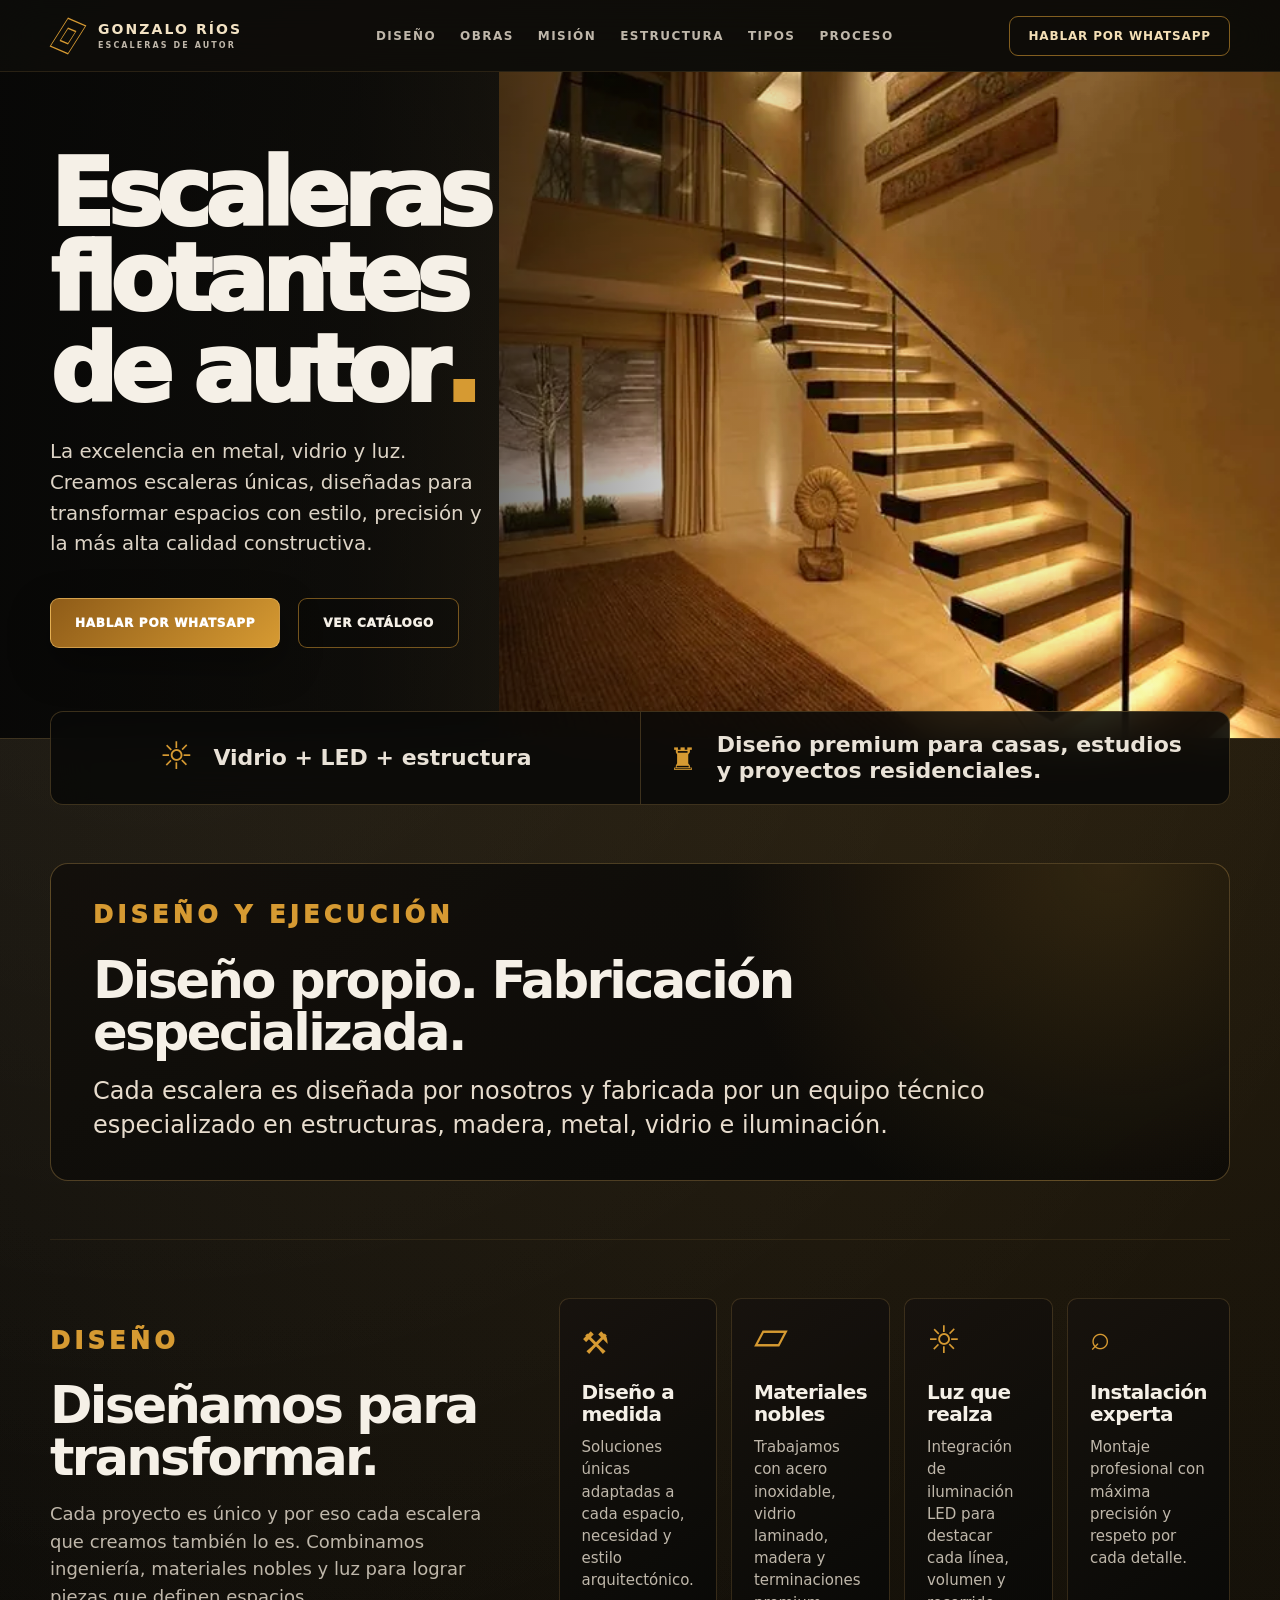
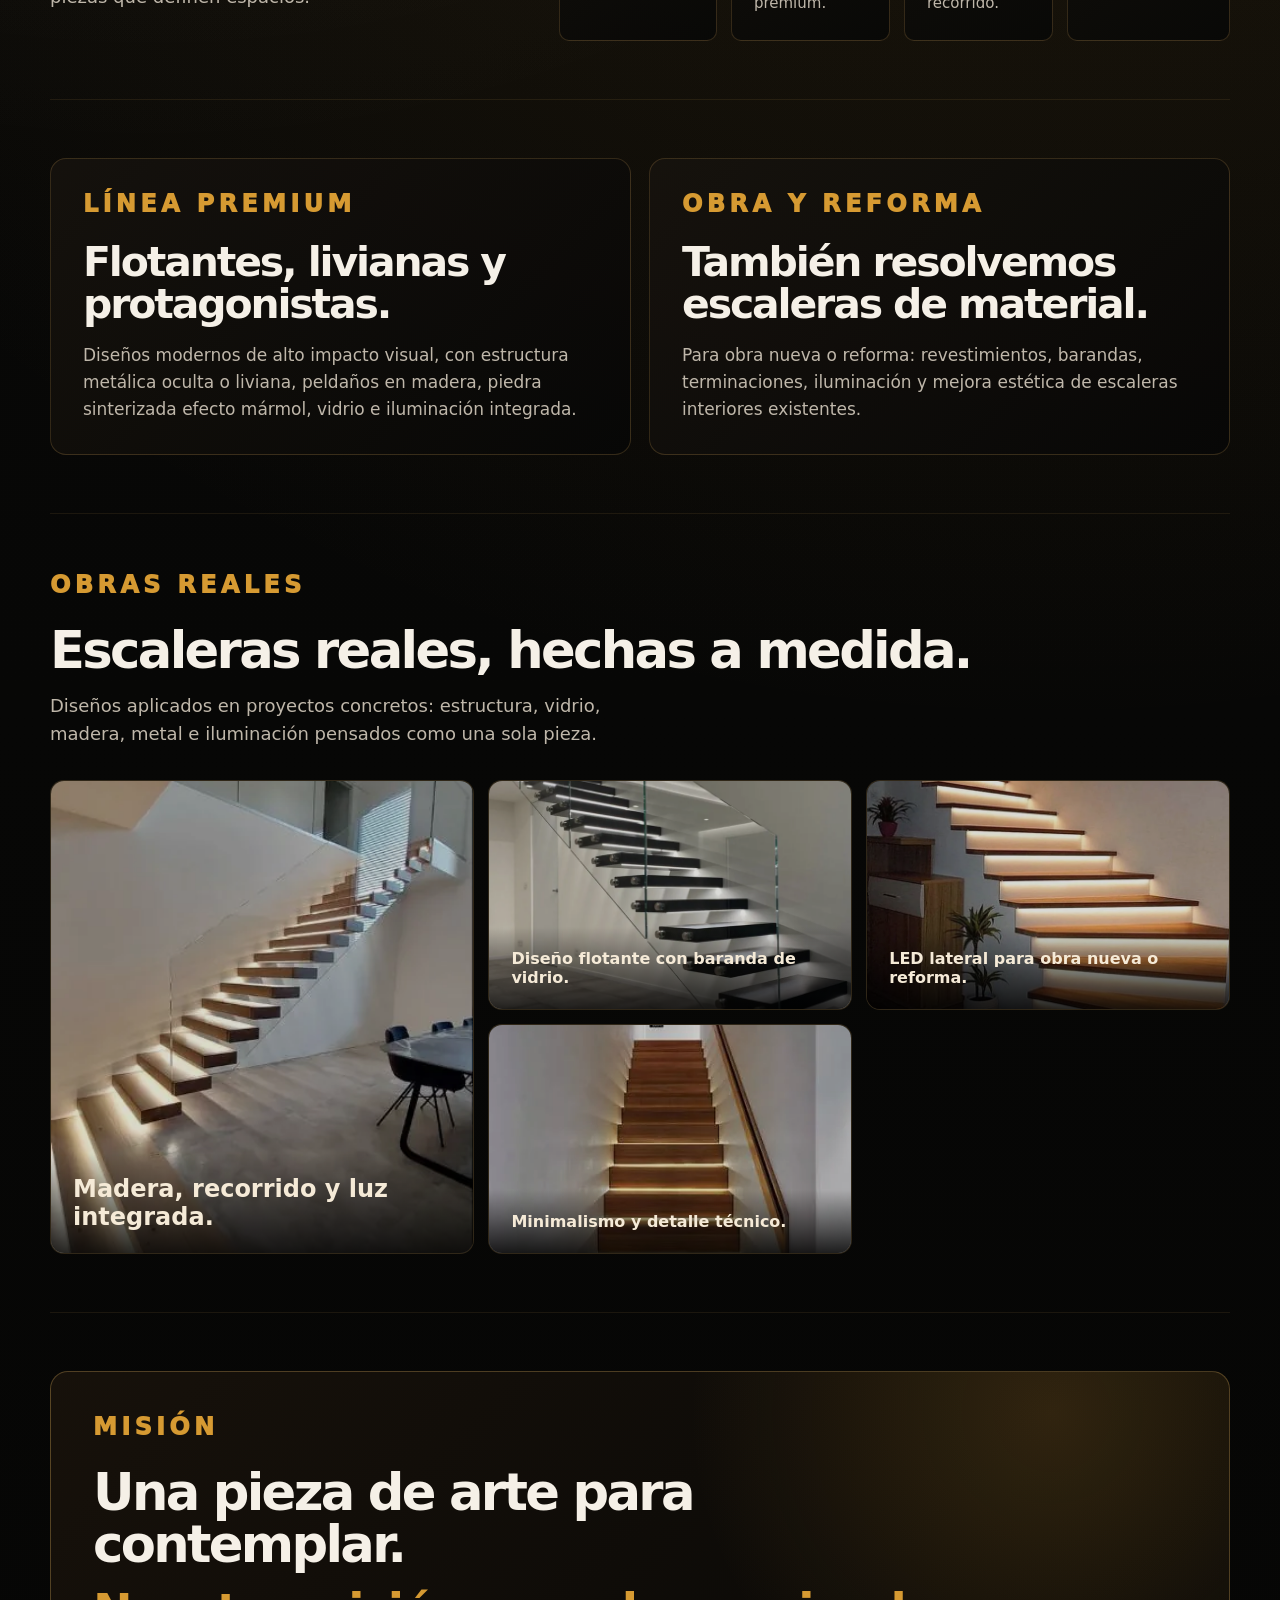
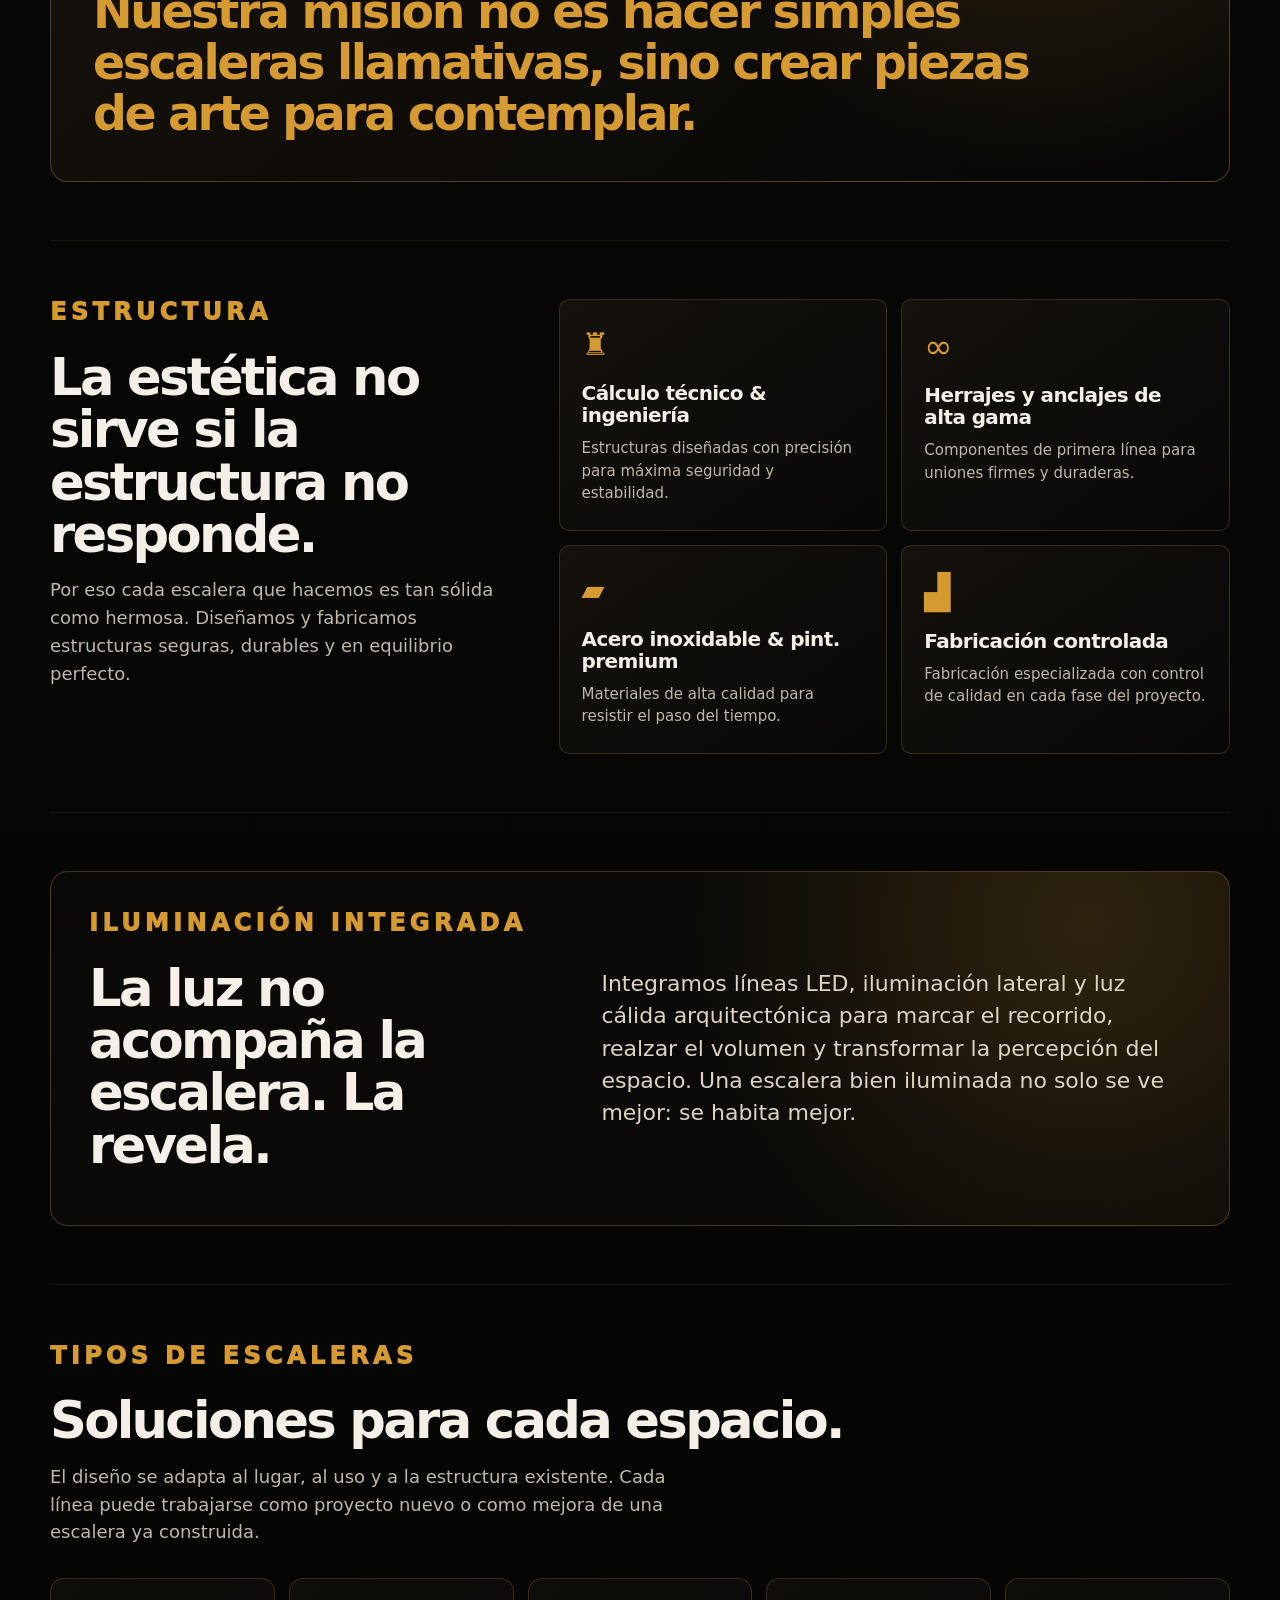
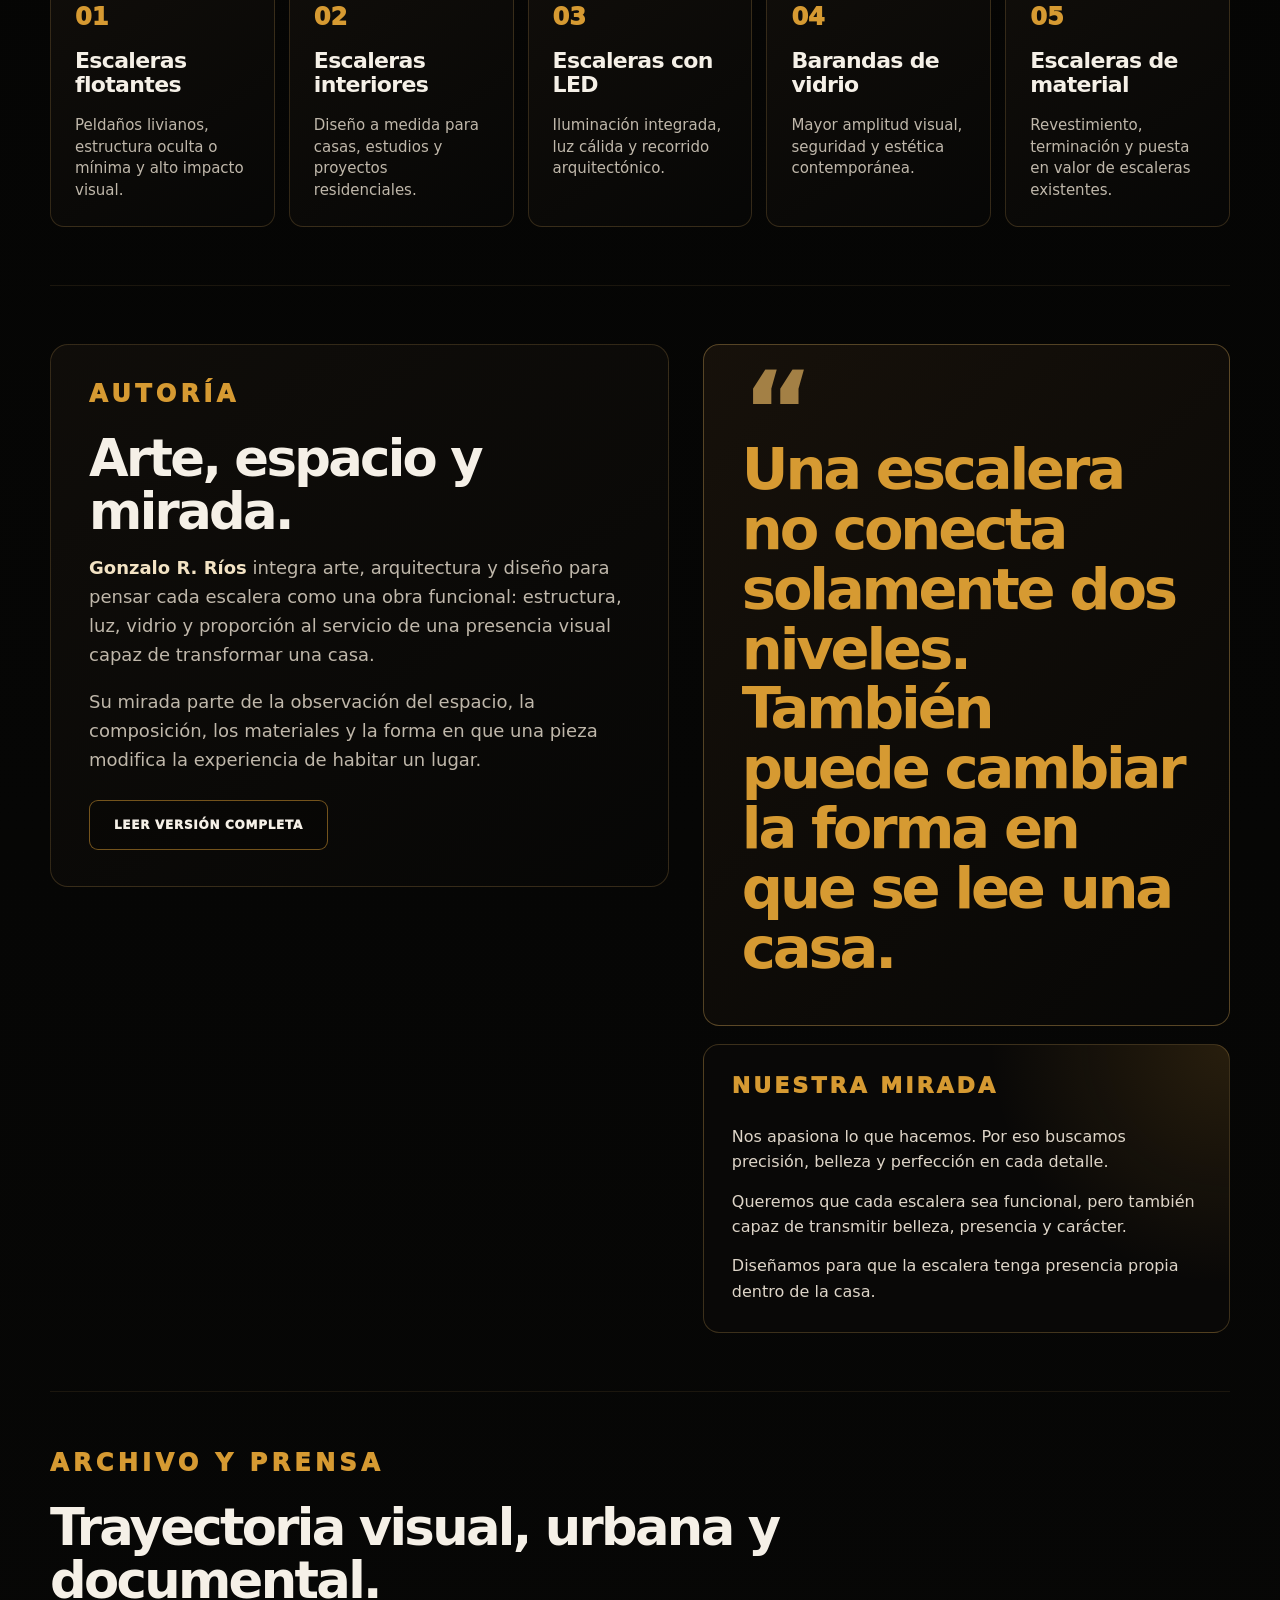
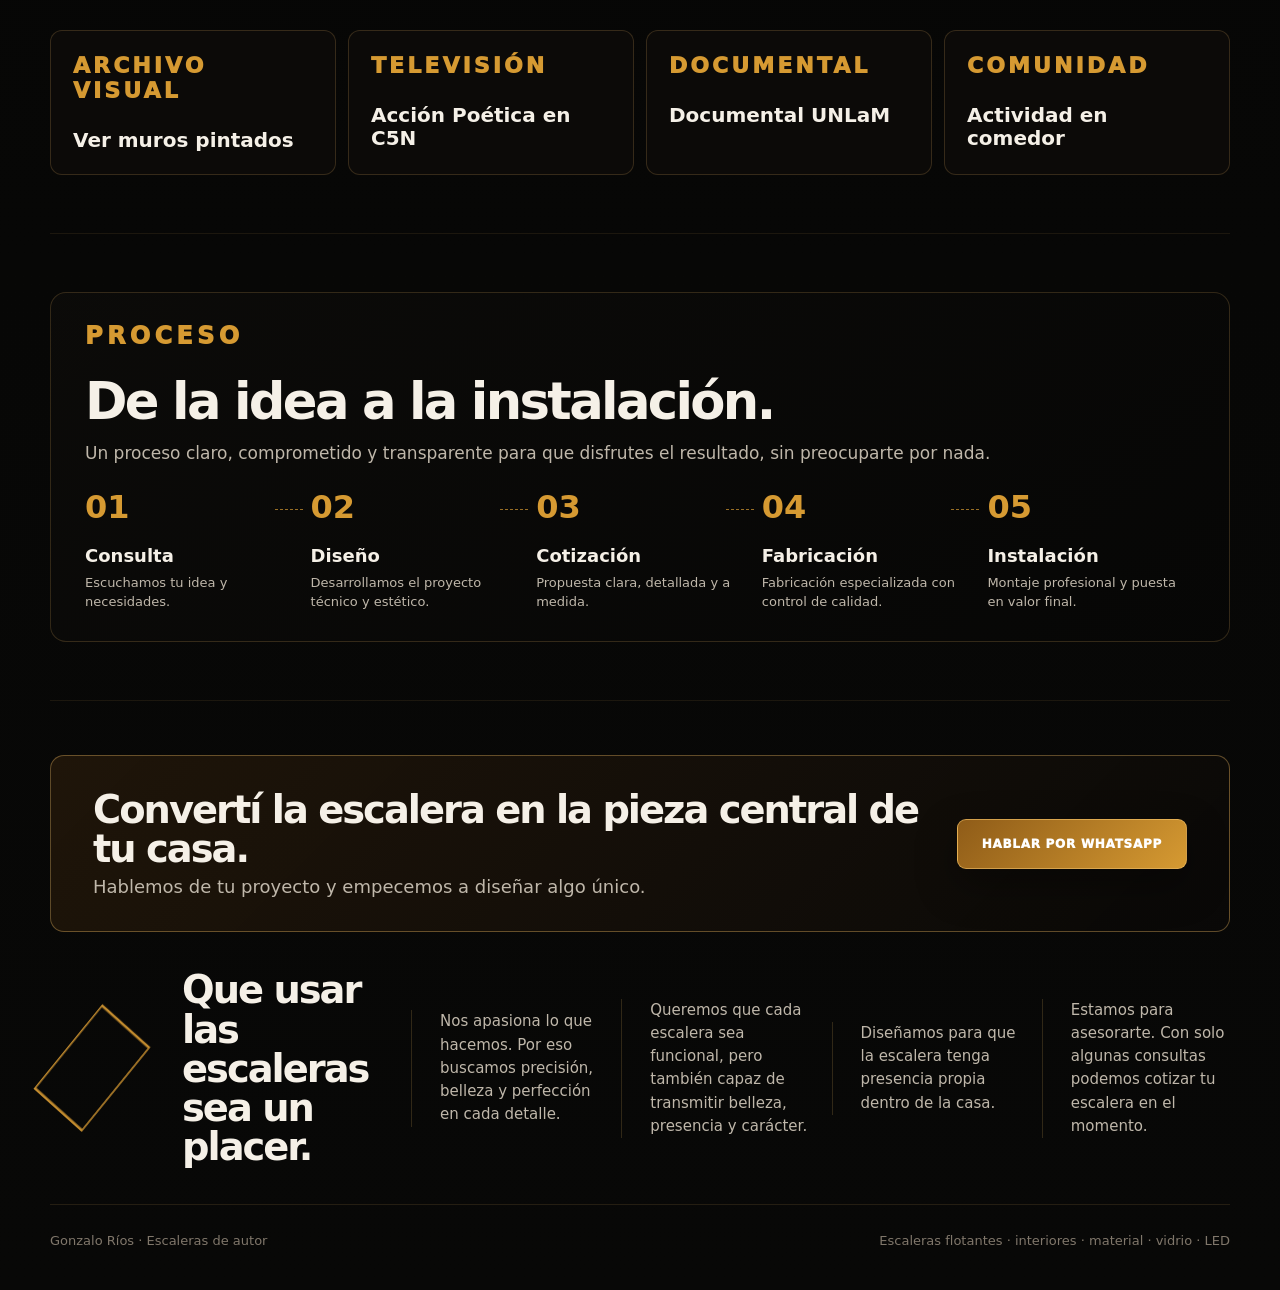
<file: index.html>
<!doctype html>
<html lang="es-AR">
<head>
  <meta charset="utf-8">
  <meta name="viewport" content="width=device-width, initial-scale=1">
  <title>Escaleras de diseño a medida | Escaleras interiores, flotantes y LED</title>
  <meta name="description" content="Diseñamos escaleras interiores a medida con madera, metal, vidrio e iluminación LED. Diseño propio y fabricación especializada para casas y proyectos residenciales.">
  <meta name="robots" content="index, follow">
  <link rel="canonical" href="https://escalerasdediseno.com.ar/">
  <meta name="theme-color" content="#080807">
  <meta property="og:type" content="website">
  <meta property="og:title" content="Escaleras de diseño a medida">
  <meta property="og:description" content="Escaleras interiores premium con vidrio, LED y fabricación especializada.">
  <meta property="og:image" content="https://escalerasdediseno.com.ar/assets/escalera-4.webp">
  <meta property="og:url" content="https://escalerasdediseno.com.ar/">
  <link rel="stylesheet" href="styles.css">
  <script type="application/ld+json">
  {
    "@context": "https://schema.org",
    "@type": "ProfessionalService",
    "name": "Escaleras de Diseño",
    "url": "https://escalerasdediseno.com.ar/",
    "areaServed": "Buenos Aires, Argentina",
    "description": "Diseño de escaleras interiores a medida con fabricación especializada en madera, metal, vidrio e iluminación LED.",
    "serviceType": "Diseño y fabricación de escaleras interiores a medida"
  }
  </script>
</head>
<body>
  <header class="topbar">
    <a class="brand" href="#inicio" aria-label="Inicio">
      <span class="brand-mark" aria-hidden="true"></span>
      <span><b>Gonzalo Ríos</b><small>Escaleras de autor</small></span>
    </a>
    <nav class="nav" aria-label="Navegación principal">
      <a href="#diseno">Diseño</a>
      <a href="#obras">Obras</a>
      <a href="#galeria">Galería</a>
      <a href="#estructura">Estructura</a>
      <a href="#tipos">Tipos</a>
      <a href="#proceso">Proceso</a>
    </nav>
    <a class="nav-cta" href="https://wa.me/54911XXXXXXXX?text=Hola%2C%20quiero%20consultar%20por%20una%20escalera%20de%20dise%C3%B1o" target="_blank" rel="noopener">Hablar por WhatsApp</a>
  </header>

  <main id="inicio">
    <section class="hero">
      <div class="hero-copy">
        <h1>Escaleras flotantes de autor<span>.</span></h1>
        <p>La excelencia en metal, vidrio y luz. Creamos escaleras únicas, diseñadas para transformar espacios con estilo, precisión y la más alta calidad constructiva.</p>
        <div class="actions">
          <a class="btn primary" href="https://wa.me/54911XXXXXXXX?text=Hola%2C%20quiero%20consultar%20por%20una%20escalera%20flotante%20de%20autor" target="_blank" rel="noopener">Hablar por WhatsApp</a>
          <a class="btn ghost" href="#galeria">Ver catálogo</a>
        </div>
      </div>
      <div class="hero-image" role="img" aria-label="Escalera iluminada con vidrio vista desde arriba"></div>
    </section>

    <section class="proof container" aria-label="Diferenciales">
      <div><span class="ico sun"></span><b>Vidrio + LED + estructura</b></div>
      <div><span class="ico shield"></span><b>Diseño premium para casas, estudios y proyectos residenciales.</b></div>
    </section>

    <section class="section container craft" id="fabricacion">
      <div class="craft-card">
        <span class="kicker">Diseño y ejecución</span>
        <h2>Diseño propio. Fabricación especializada.</h2>
        <p>Cada escalera es diseñada por nosotros y fabricada por un equipo técnico especializado en estructuras, madera, metal, vidrio e iluminación.</p>
      </div>
    </section>

    <section class="section container" id="diseno">
      <div class="section-grid first">
        <div class="section-title">
          <span class="kicker">Diseño</span>
          <h2>Diseñamos para transformar.</h2>
          <p>Cada proyecto es único y por eso cada escalera que creamos también lo es. Combinamos ingeniería, materiales nobles y luz para lograr piezas que definen espacios.</p>
        </div>
        <div class="cards four">
          <article class="card"><span class="ico ruler"></span><h3>Diseño a medida</h3><p>Soluciones únicas adaptadas a cada espacio, necesidad y estilo arquitectónico.</p></article>
          <article class="card"><span class="ico layers"></span><h3>Materiales nobles</h3><p>Trabajamos con acero inoxidable, vidrio laminado, madera y terminaciones premium.</p></article>
          <article class="card"><span class="ico sun"></span><h3>Luz que realza</h3><p>Integración de iluminación LED para destacar cada línea, volumen y recorrido.</p></article>
          <article class="card"><span class="ico tool"></span><h3>Instalación experta</h3><p>Montaje profesional con máxima precisión y respeto por cada detalle.</p></article>
        </div>
      </div>
    </section>

    <section class="section container" id="lineas">
      <div class="split-lines">
        <article>
          <span class="kicker">Línea premium</span>
          <h2>Flotantes, livianas y protagonistas.</h2>
          <p>Diseños modernos de alto impacto visual, con estructura metálica oculta o liviana, peldaños en madera, piedra sinterizada efecto mármol, vidrio e iluminación integrada.</p>
        </article>
        <article>
          <span class="kicker">Obra y reforma</span>
          <h2>También resolvemos escaleras de material.</h2>
          <p>Para obra nueva o reforma: revestimientos, barandas, terminaciones, iluminación y mejora estética de escaleras interiores existentes.</p>
        </article>
      </div>
    </section>

    <section class="section container" id="obras">
      <div class="section-title wide">
        <span class="kicker">Obras reales</span>
        <h2>Escaleras reales, hechas a medida.</h2>
        <p>Diseños aplicados en proyectos concretos: estructura, vidrio, madera, metal e iluminación pensados como una sola pieza.</p>
      </div>
      <div class="works-grid" aria-label="Galería de obras reales">
        <figure class="work-main"><img src="assets/escalera-4.webp" alt="Escalera premium con iluminación LED integrada y baranda de vidrio"><figcaption>Vidrio, luz cálida y presencia arquitectónica.</figcaption></figure>
        <figure><img src="assets/escalera-5.webp" alt="Escalera interior de madera con iluminación LED bajo los peldaños"><figcaption>Madera, recorrido y luz integrada.</figcaption></figure>
        <figure><img src="assets/escalera-3.webp" alt="Escalera flotante con baranda de vidrio y estructura moderna"><figcaption>Diseño flotante con baranda de vidrio.</figcaption></figure>
        <figure><img src="assets/escalera-2.webp" alt="Escalera moderna con iluminación LED lateral"><figcaption>LED lateral para obra nueva o reforma.</figcaption></figure>
        <figure><img src="assets/escalera-1.webp" alt="Escalera minimalista con iluminación cálida en peldaños"><figcaption>Minimalismo y detalle técnico.</figcaption></figure>
      </div>
    </section>

    <section class="section container" id="galeria">
      <div class="gallery-layout">
        <div class="section-title side">
          <span class="kicker">Galería</span>
          <h2>Una escultura protagonista.</h2>
          <p>El diseño técnico y la precisión artesanal se integran. Más que una escalera, una pieza de arquitectura.</p>
        </div>
        <div class="gallery">
          <img src="assets/escalera-2.webp" alt="Escalera con vidrio e iluminación cálida">
          <img src="assets/escalera-3.webp" alt="Escalera interior con estructura, vidrio y luz integrada">
          <img src="assets/escalera-1.webp" alt="Escalera iluminada con baranda de vidrio">
        </div>
      </div>
    </section>

    <section class="section container" id="estructura">
      <div class="section-grid">
        <div class="section-title">
          <span class="kicker">Estructura</span>
          <h2>La estética no sirve si la estructura no responde.</h2>
          <p>Por eso cada escalera que hacemos es tan sólida como hermosa. Diseñamos y fabricamos estructuras seguras, durables y en equilibrio perfecto.</p>
        </div>
        <div class="cards two">
          <article class="card"><span class="ico shield"></span><h3>Cálculo técnico & ingeniería</h3><p>Estructuras diseñadas con precisión para máxima seguridad y estabilidad.</p></article>
          <article class="card"><span class="ico link"></span><h3>Herrajes y anclajes de alta gama</h3><p>Componentes de primera línea para uniones firmes y duraderas.</p></article>
          <article class="card"><span class="ico steel"></span><h3>Acero inoxidable & pint. premium</h3><p>Materiales de alta calidad para resistir el paso del tiempo.</p></article>
          <article class="card"><span class="ico factory"></span><h3>Fabricación controlada</h3><p>Procesos propios con estándares de calidad en cada fase de producción.</p></article>
        </div>
      </div>
    </section>

    <section class="section container" id="luz">
      <div class="light-box">
        <div>
          <span class="kicker">Iluminación integrada</span>
          <h2>La luz no acompaña la escalera. La revela.</h2>
        </div>
        <p>Integramos líneas LED, iluminación lateral y luz cálida arquitectónica para marcar el recorrido, realzar el volumen y transformar la percepción del espacio. Una escalera bien iluminada no solo se ve mejor: se habita mejor.</p>
      </div>
    </section>

    <section class="section container" id="tipos">
      <div class="section-title wide">
        <span class="kicker">Tipos de escaleras</span>
        <h2>Soluciones para cada espacio.</h2>
        <p>El diseño se adapta al lugar, al uso y a la estructura existente. Cada línea puede trabajarse como proyecto nuevo o como mejora de una escalera ya construida.</p>
      </div>
      <div class="type-grid">
        <a href="escaleras-flotantes/"><span>01</span><b>Escaleras flotantes</b><small>Peldaños livianos, estructura oculta o mínima y alto impacto visual.</small></a>
        <a href="escaleras-interiores/"><span>02</span><b>Escaleras interiores</b><small>Diseño a medida para casas, estudios y proyectos residenciales.</small></a>
        <a href="escaleras-con-led/"><span>03</span><b>Escaleras con LED</b><small>Iluminación integrada, luz cálida y recorrido arquitectónico.</small></a>
        <a href="barandas-de-vidrio/"><span>04</span><b>Barandas de vidrio</b><small>Mayor amplitud visual, seguridad y estética contemporánea.</small></a>
        <a href="escaleras-de-material/"><span>05</span><b>Escaleras de material</b><small>Revestimiento, terminación y puesta en valor de escaleras existentes.</small></a>
      </div>
    </section>

    <section class="section container" id="autor">
      <div class="author-feature">
        <div class="author-full">
          <span class="kicker">Autoría</span>
          <h2>Arte, espacio y mirada.</h2>

          <p><strong>Gonzalo R. Ríos</strong> es artista visual, gestor cultural y emprendedor argentino.</p>

          <p>Su criterio estético se formó a lo largo de toda su vida, a partir de la observación directa del arte, la arquitectura y el espacio urbano en distintas ciudades del mundo. En sus viajes recorrió museos, iglesias, edificios históricos, calles, exposiciones y espacios públicos, analizando proporciones, materiales, luz, escala y composición. Esa mirada también se nutrió de su participación en circuitos artísticos internacionales, incluyendo experiencias en París junto a destacados artistas visuales.</p>

          <p>En 2013 impulsó <strong>Acción Poética Ramos Mejía</strong>, una vertiente local del movimiento Acción Poética, fenómeno de intervención urbana nacido en México y expandido luego por distintos países de América Latina. En Argentina, el movimiento llegó a tener expresiones en numerosas ciudades, convirtiendo muros anónimos en soportes de frases poéticas, literarias y filosóficas.</p>

          <p>La experiencia de Ramos Mejía desarrolló una identidad propia en el oeste del Gran Buenos Aires. A través de murales en calles de alto tránsito y una fuerte difusión en redes sociales, el proyecto logró una circulación masiva para la época: en su primer mes alcanzó alrededor de 10.000 seguidores en Facebook, con publicaciones que podían superar las 100.000 visualizaciones, y al cabo de un año llegó a reunir cerca de 100.000 seguidores.</p>

          <p>Más que una acción mural, fue una forma de intervenir la ciudad y amplificarla digitalmente: seleccionar muros, componer frases, coordinar intervenciones, dialogar con vecinos y transformar superficies urbanas en puntos de encuentro visual, memoria barrial y contemplación cotidiana. Su desarrollo tuvo cobertura en medios nacionales y registros audiovisuales, incluyendo una aparición televisiva en C5N bajo el título <em>“Poesía en las calles”</em> y un documental realizado por estudiantes de la Universidad Nacional de La Matanza.</p>

          <p>El proyecto también tuvo una dimensión social y comunitaria, con actividades en comedores, instituciones y espacios de acompañamiento, donde la poesía y la pintura funcionaron como herramientas de expresión, encuentro y construcción simbólica.</p>

          <p>Su recorrido personal también estuvo marcado por una experiencia límite: tras sobrevivir a un hecho de extrema violencia y permanecer internado en grave estado, Ríos incorporó una mirada más profunda sobre la fragilidad, la presencia y la reconstrucción. Esa vivencia reforzó su relación con la materia, la luz y los espacios habitados, entendiendo cada obra no solo como una composición estética, sino también como una forma de permanencia.</p>

          <p>Luego desarrolló una producción pictórica orientada al arte abstracto, con obras exhibidas en Red Dot Miami durante Art Week Miami. Su trabajo explora formas, colores y composiciones abiertas a la interpretación personal, muchas veces sin una orientación única, permitiendo que cada pieza dialogue de manera distinta con el espacio donde se instala.</p>

          <p>Esa relación entre arte, arquitectura y percepción es la base de su enfoque actual: crear piezas que no solo ocupen un lugar, sino que modifiquen la experiencia de habitarlo. Desde esa mirada, cada escalera es pensada como una obra funcional: estructura, luz, vidrio y proporción al servicio de una presencia visual capaz de transformar una casa.</p>

          <p class="press">Prensa: <a href="https://infonegocios.miami/y-ademas-1/gonzalo-rios-un-artista-abstracto-argentino-que-en-cada-lienzo-abre-una-ventana-a-la-evolucion-del-talento" target="_blank" rel="noopener">InfoNegocios Miami</a></p>
        </div>

        <div class="author-side">
          <div class="quote-card vertical">
            <blockquote>Una escalera no conecta solamente dos niveles. También puede cambiar la forma en que se lee una casa.</blockquote>
            <img src="assets/escalera-4.webp" alt="Escalera iluminada de diseño con baranda de vidrio">
          </div>
          <div class="bio-note">
            <span>Nuestra mirada</span>
            <p>Nos apasiona lo que hacemos. Por eso buscamos precisión, belleza y perfección en cada detalle.</p>
            <p>Queremos que cada escalera sea funcional, pero también capaz de transmitir belleza, presencia y carácter.</p>
            <p>Nuestra misión es que puedas contemplar el arte de una manera diferente: integrado a tu casa, a tu recorrido y a tu forma de habitar el espacio.</p>
          </div>
        </div>
      </div>
    </section>

    <section class="section container" id="archivo">
      <div class="archive-head">
        <span class="kicker">Archivo y prensa</span>
        <h2>Trayectoria visual, urbana y documental.</h2>
      </div>
      <div class="archive-grid">
        <a href="https://www.facebook.com/media/set/?set=a.129358680579967&type=3" target="_blank" rel="noopener"><span>Archivo visual</span><b>Ver muros pintados</b></a>
        <a href="https://youtu.be/D_SmEweChrg?si=TAb2m6E21z34hjIj&t=52" target="_blank" rel="noopener"><span>Televisión</span><b>Acción Poética en C5N</b></a>
        <a href="https://youtu.be/Hp-z1PeQS1s" target="_blank" rel="noopener"><span>Documental</span><b>Documental UNLaM</b></a>
        <a href="https://www.youtube.com/watch?v=gjVwQw9J0hg" target="_blank" rel="noopener"><span>Comunidad</span><b>Actividad en comedor</b></a>
      </div>
    </section>

    <section class="section container" id="proceso">
      <div class="process-box">
        <span class="kicker">Proceso</span>
        <h2>De la idea a la instalación.</h2>
        <p>Un proceso claro, comprometido y transparente para que disfrutes el resultado, sin preocuparte por nada.</p>
        <div class="steps">
          <div><b>01</b><h3>Consulta</h3><p>Escuchamos tu idea y necesidades.</p></div>
          <div><b>02</b><h3>Diseño</h3><p>Desarrollamos el proyecto técnico y estético.</p></div>
          <div><b>03</b><h3>Cotización</h3><p>Propuesta clara, detallada y a medida.</p></div>
          <div><b>04</b><h3>Fabricación</h3><p>Producción propia con control de calidad.</p></div>
          <div><b>05</b><h3>Instalación</h3><p>Montaje profesional y puesta en valor final.</p></div>
        </div>
      </div>
    </section>

    <section class="container final-cta">
      <div>
        <h2>Convertí la escalera en la pieza central de tu casa.</h2>
        <p>Hablemos de tu proyecto y empecemos a diseñar algo único.</p>
      </div>
      <a class="btn primary" href="https://wa.me/54911XXXXXXXX?text=Hola%2C%20quiero%20cotizar%20una%20escalera" target="_blank" rel="noopener">Hablar por WhatsApp</a>
    </section>

    <section class="container philosophy">
      <div class="stairs-icon" aria-hidden="true"></div>
      <h2>Que usar las escaleras sea un placer.</h2>
      <p>Nos apasiona lo que hacemos. Por eso buscamos precisión, belleza y perfección en cada detalle.</p>
      <p>Queremos que cada escalera sea funcional, pero también capaz de transmitir belleza, presencia y carácter.</p>
      <p>Nuestra misión es que puedas contemplar el arte de una manera diferente: integrado a tu casa, a tu recorrido y a tu forma de habitar el espacio.</p>
      <p>Estamos para asesorarte. Con solo algunas consultas podemos cotizar tu escalera en el momento.</p>
    </section>
  </main>

  <footer class="footer container">
    <span>Gonzalo Ríos · Escaleras de autor</span>
    <span>Escaleras flotantes · interiores · material · vidrio · LED</span>
  </footer>

  <script src="script.js"></script>
</body>
</html>
</file>
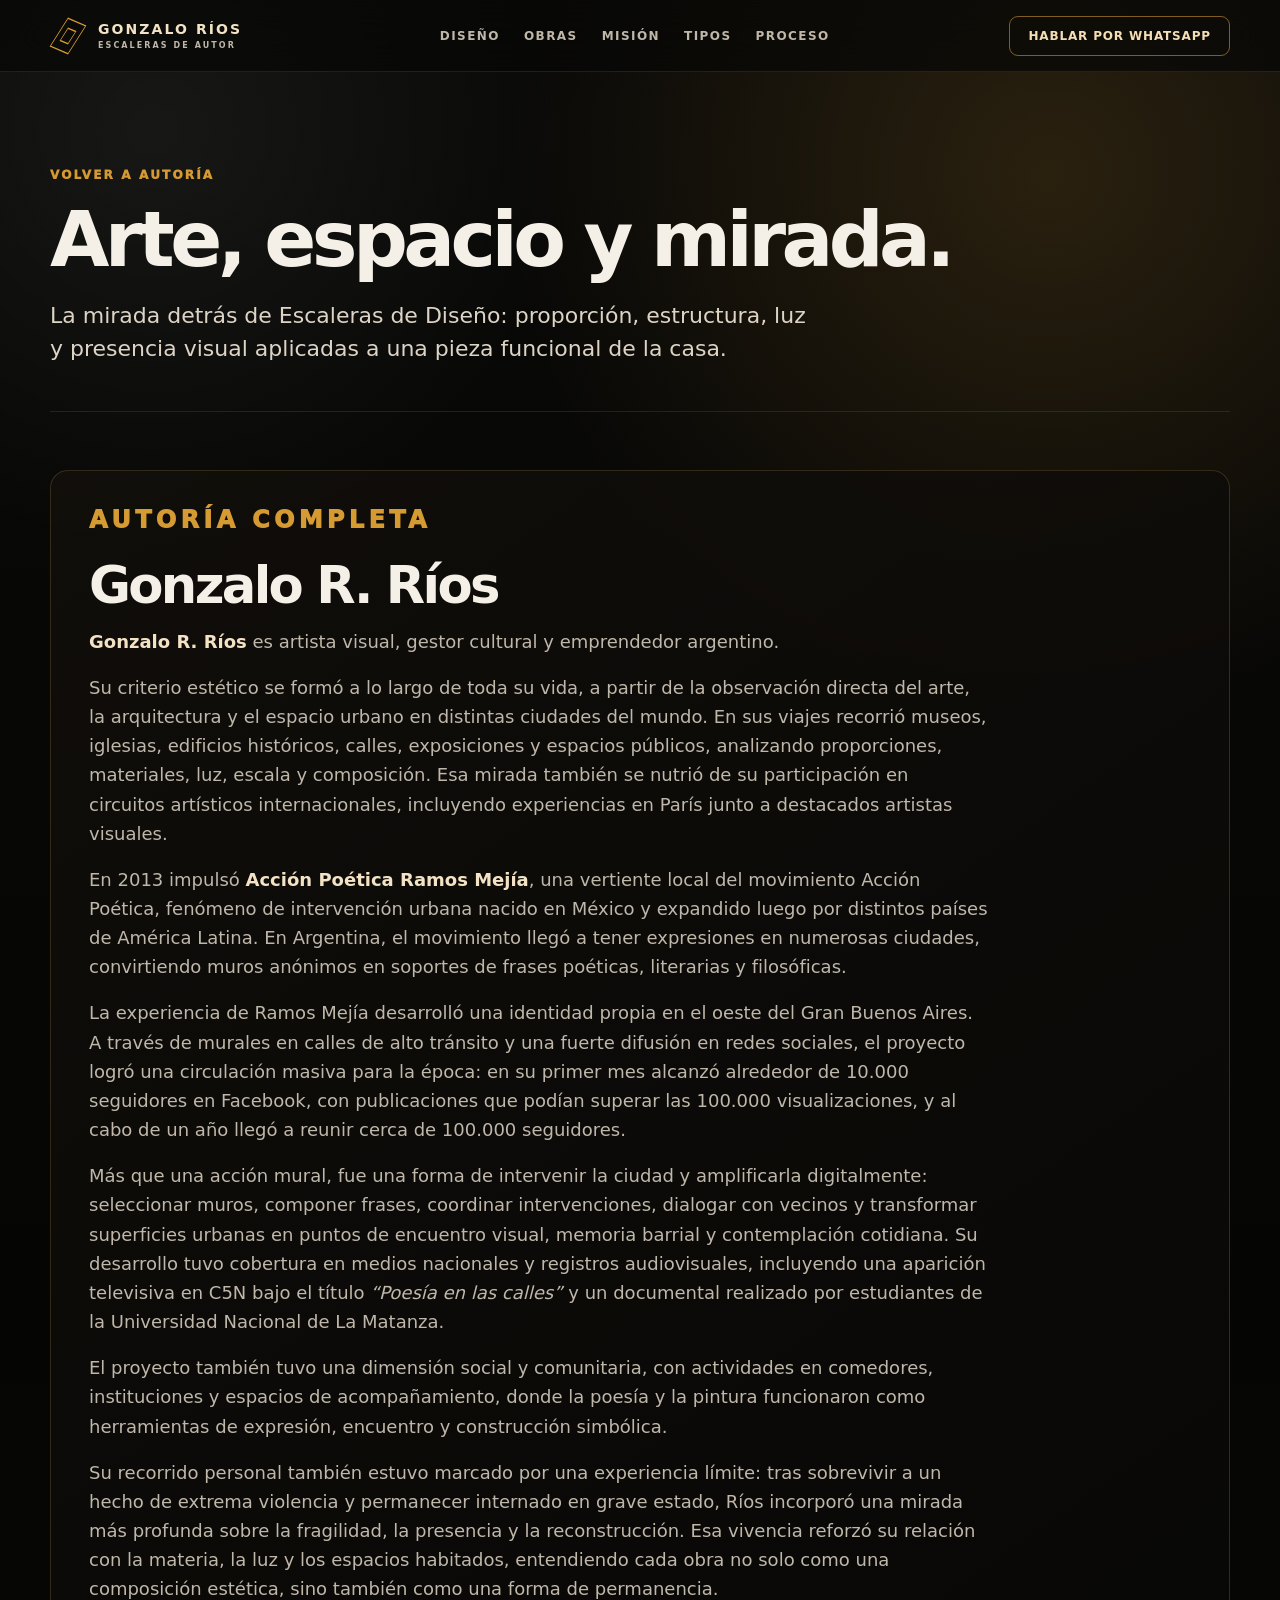
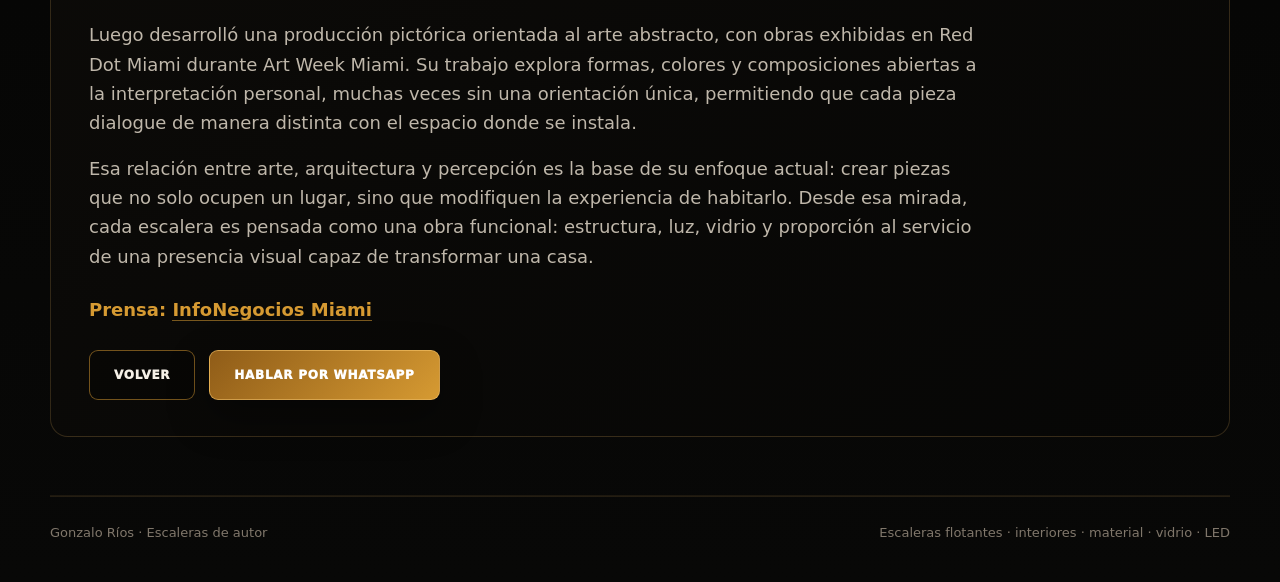
<file: autor/index.html>
<!doctype html>
<html lang="es-AR">
<head>
  <meta charset="utf-8">
  <meta name="viewport" content="width=device-width, initial-scale=1">
  <title>Autoría | Escaleras de Diseño</title>
  <meta name="description" content="Autoría y mirada estética detrás de Escaleras de Diseño: arte, arquitectura, luz, espacio y diseño funcional.">
  <meta name="robots" content="index, follow">
  <link rel="canonical" href="https://escalerasdediseno.com.ar/autor/">
  <meta name="theme-color" content="#080807">
  <link rel="stylesheet" href="../styles.css">
</head>
<body>
  <header class="topbar">
    <a class="brand" href="../" aria-label="Inicio"><span class="brand-mark" aria-hidden="true"></span><span><b>Gonzalo Ríos</b><small>Escaleras de autor</small></span></a>
    <nav class="nav" aria-label="Navegación principal"><a href="../#diseno">Diseño</a><a href="../#obras">Obras</a><a href="../#galeria">Misión</a><a href="../#tipos">Tipos</a><a href="../#proceso">Proceso</a></nav>
    <a class="nav-cta" href="https://wa.me/5491159531743?text=Hola%2C%20quiero%20consultar%20por%20una%20escalera%20de%20dise%C3%B1o" target="_blank" rel="noopener">Hablar por WhatsApp</a>
  </header>

  <main>
    <section class="service-hero container">
      <a class="breadcrumb" href="../#autor">Volver a autoría</a>
      <h1>Arte, espacio y mirada<span>.</span></h1>
      <p>La mirada detrás de Escaleras de Diseño: proporción, estructura, luz y presencia visual aplicadas a una pieza funcional de la casa.</p>
    </section>

    <section class="section container" id="bio-completa">
      <div class="author-full compact-bio">
        <span class="kicker">Autoría completa</span>
        <h2>Gonzalo R. Ríos</h2>

        <p><strong>Gonzalo R. Ríos</strong> es artista visual, gestor cultural y emprendedor argentino.</p>

        <p>Su criterio estético se formó a lo largo de toda su vida, a partir de la observación directa del arte, la arquitectura y el espacio urbano en distintas ciudades del mundo. En sus viajes recorrió museos, iglesias, edificios históricos, calles, exposiciones y espacios públicos, analizando proporciones, materiales, luz, escala y composición. Esa mirada también se nutrió de su participación en circuitos artísticos internacionales, incluyendo experiencias en París junto a destacados artistas visuales.</p>

        <p>En 2013 impulsó <strong>Acción Poética Ramos Mejía</strong>, una vertiente local del movimiento Acción Poética, fenómeno de intervención urbana nacido en México y expandido luego por distintos países de América Latina. En Argentina, el movimiento llegó a tener expresiones en numerosas ciudades, convirtiendo muros anónimos en soportes de frases poéticas, literarias y filosóficas.</p>

        <p>La experiencia de Ramos Mejía desarrolló una identidad propia en el oeste del Gran Buenos Aires. A través de murales en calles de alto tránsito y una fuerte difusión en redes sociales, el proyecto logró una circulación masiva para la época: en su primer mes alcanzó alrededor de 10.000 seguidores en Facebook, con publicaciones que podían superar las 100.000 visualizaciones, y al cabo de un año llegó a reunir cerca de 100.000 seguidores.</p>

        <p>Más que una acción mural, fue una forma de intervenir la ciudad y amplificarla digitalmente: seleccionar muros, componer frases, coordinar intervenciones, dialogar con vecinos y transformar superficies urbanas en puntos de encuentro visual, memoria barrial y contemplación cotidiana. Su desarrollo tuvo cobertura en medios nacionales y registros audiovisuales, incluyendo una aparición televisiva en C5N bajo el título <em>“Poesía en las calles”</em> y un documental realizado por estudiantes de la Universidad Nacional de La Matanza.</p>

        <p>El proyecto también tuvo una dimensión social y comunitaria, con actividades en comedores, instituciones y espacios de acompañamiento, donde la poesía y la pintura funcionaron como herramientas de expresión, encuentro y construcción simbólica.</p>

        <p>Su recorrido personal también estuvo marcado por una experiencia límite: tras sobrevivir a un hecho de extrema violencia y permanecer internado en grave estado, Ríos incorporó una mirada más profunda sobre la fragilidad, la presencia y la reconstrucción. Esa vivencia reforzó su relación con la materia, la luz y los espacios habitados, entendiendo cada obra no solo como una composición estética, sino también como una forma de permanencia.</p>

        <p>Luego desarrolló una producción pictórica orientada al arte abstracto, con obras exhibidas en Red Dot Miami durante Art Week Miami. Su trabajo explora formas, colores y composiciones abiertas a la interpretación personal, muchas veces sin una orientación única, permitiendo que cada pieza dialogue de manera distinta con el espacio donde se instala.</p>

        <p>Esa relación entre arte, arquitectura y percepción es la base de su enfoque actual: crear piezas que no solo ocupen un lugar, sino que modifiquen la experiencia de habitarlo. Desde esa mirada, cada escalera es pensada como una obra funcional: estructura, luz, vidrio y proporción al servicio de una presencia visual capaz de transformar una casa.</p>

        <p class="press">Prensa: <a href="https://infonegocios.miami/y-ademas-1/gonzalo-rios-un-artista-abstracto-argentino-que-en-cada-lienzo-abre-una-ventana-a-la-evolucion-del-talento" target="_blank" rel="noopener">InfoNegocios Miami</a></p>

        <div class="bio-actions"><a class="btn ghost" href="../#autor">Volver</a><a class="btn primary" href="https://wa.me/5491159531743?text=Hola%2C%20quiero%20consultar%20por%20una%20escalera%20de%20dise%C3%B1o" target="_blank" rel="noopener">Hablar por WhatsApp</a></div>
      </div>
    </section>
  </main>

  <footer class="footer container"><span>Gonzalo Ríos · Escaleras de autor</span><span>Escaleras flotantes · interiores · material · vidrio · LED</span></footer>
  <script src="../script.js"></script>
</body>
</html>
</file>
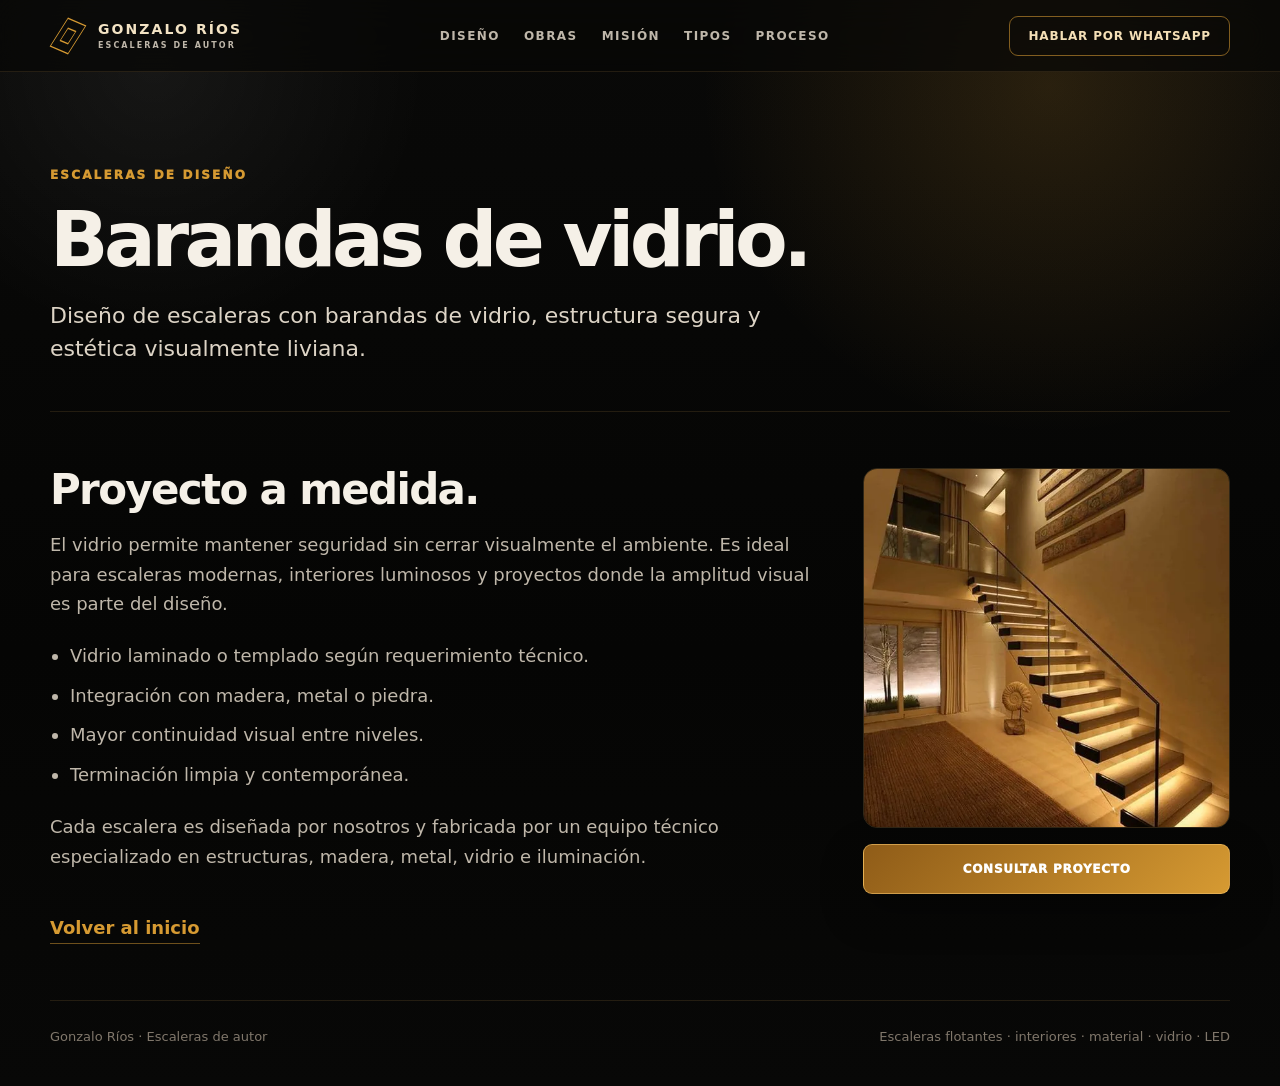
<file: barandas-de-vidrio/index.html>
<!doctype html>
<html lang="es-AR">
<head>
  <meta charset="utf-8">
  <meta name="viewport" content="width=device-width, initial-scale=1">
  <title>Barandas de vidrio para escaleras | Escaleras de Diseño</title>
  <meta name="description" content="Diseño de escaleras con barandas de vidrio, estructura segura y estética visualmente liviana.">
  <meta name="robots" content="index, follow">
  <link rel="canonical" href="https://escalerasdediseno.com.ar/barandas-de-vidrio/">
  <meta name="theme-color" content="#080807">
  <meta property="og:title" content="Barandas de vidrio para escaleras">
  <meta property="og:description" content="Diseño de escaleras con barandas de vidrio, estructura segura y estética visualmente liviana.">
  <meta property="og:image" content="https://escalerasdediseno.com.ar/assets/escalera-4.webp">
  <link rel="stylesheet" href="../styles.css">
</head>
<body>
  <header class="topbar">
    <a class="brand" href="../" aria-label="Inicio"><span class="brand-mark" aria-hidden="true"></span><span><b>Gonzalo Ríos</b><small>Escaleras de autor</small></span></a>
    <nav class="nav" aria-label="Navegación principal"><a href="../#diseno">Diseño</a><a href="../#obras">Obras</a><a href="../#galeria">Galería</a><a href="../#tipos">Tipos</a><a href="../#proceso">Proceso</a></nav>
    <a class="nav-cta" href="https://wa.me/54911XXXXXXXX?text=Hola%2C%20quiero%20consultar%20por%20una%20escalera%20de%20dise%C3%B1o" target="_blank" rel="noopener">Hablar por WhatsApp</a>
  </header>
  <main>
    <section class="service-hero container">
      <a class="breadcrumb" href="../#tipos">Escaleras de diseño</a>
      <h1>Barandas de vidrio<span>.</span></h1>
      <p>Diseño de escaleras con barandas de vidrio, estructura segura y estética visualmente liviana.</p>
    </section>
    <section class="container service-body">
      <div class="service-copy">
        <h2>Proyecto a medida.</h2>
        <p>El vidrio permite mantener seguridad sin cerrar visualmente el ambiente. Es ideal para escaleras modernas, interiores luminosos y proyectos donde la amplitud visual es parte del diseño.</p>
        <ul>
          <li>Vidrio laminado o templado según requerimiento técnico.</li><li>Integración con madera, metal o piedra.</li><li>Mayor continuidad visual entre niveles.</li><li>Terminación limpia y contemporánea.</li>
        </ul>
        <p>Cada escalera es diseñada por nosotros y fabricada por un equipo técnico especializado en estructuras, madera, metal, vidrio e iluminación.</p>
        <a class="back-link" href="../">Volver al inicio</a>
      </div>
      <aside class="service-side">
        <img src="../assets/escalera-4.webp" alt="Barandas de vidrio a medida">
        <a class="btn primary" href="https://wa.me/54911XXXXXXXX?text=Hola%2C%20quiero%20consultar%20por%20una%20escalera%20de%20dise%C3%B1o" target="_blank" rel="noopener">Consultar proyecto</a>
      </aside>
    </section>
  </main>
  <footer class="footer container"><span>Gonzalo Ríos · Escaleras de autor</span><span>Escaleras flotantes · interiores · material · vidrio · LED</span></footer>
  <script src="../script.js"></script>
</body>
</html>
</file>
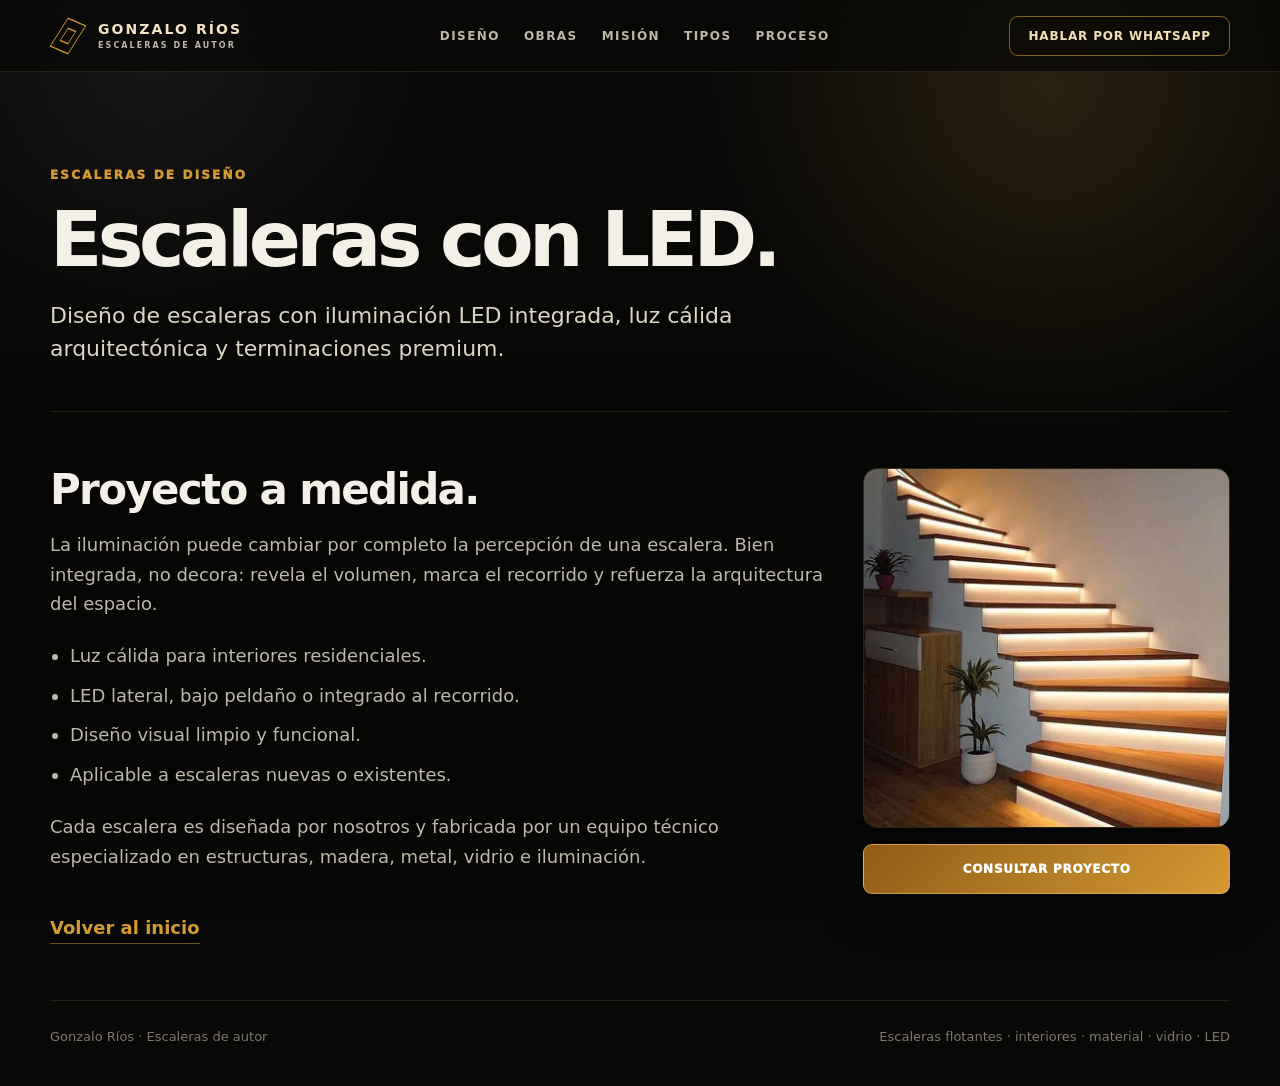
<file: escaleras-con-led/index.html>
<!doctype html>
<html lang="es-AR">
<head>
  <meta charset="utf-8">
  <meta name="viewport" content="width=device-width, initial-scale=1">
  <title>Escaleras con iluminación LED | Escaleras de Diseño</title>
  <meta name="description" content="Diseño de escaleras con iluminación LED integrada, luz cálida arquitectónica y terminaciones premium.">
  <meta name="robots" content="index, follow">
  <link rel="canonical" href="https://escalerasdediseno.com.ar/escaleras-con-led/">
  <meta name="theme-color" content="#080807">
  <meta property="og:title" content="Escaleras con iluminación LED">
  <meta property="og:description" content="Diseño de escaleras con iluminación LED integrada, luz cálida arquitectónica y terminaciones premium.">
  <meta property="og:image" content="https://escalerasdediseno.com.ar/assets/escalera-2.webp">
  <link rel="stylesheet" href="../styles.css">
</head>
<body>
  <header class="topbar">
    <a class="brand" href="../" aria-label="Inicio"><span class="brand-mark" aria-hidden="true"></span><span><b>Gonzalo Ríos</b><small>Escaleras de autor</small></span></a>
    <nav class="nav" aria-label="Navegación principal"><a href="../#diseno">Diseño</a><a href="../#obras">Obras</a><a href="../#galeria">Galería</a><a href="../#tipos">Tipos</a><a href="../#proceso">Proceso</a></nav>
    <a class="nav-cta" href="https://wa.me/54911XXXXXXXX?text=Hola%2C%20quiero%20consultar%20por%20una%20escalera%20de%20dise%C3%B1o" target="_blank" rel="noopener">Hablar por WhatsApp</a>
  </header>
  <main>
    <section class="service-hero container">
      <a class="breadcrumb" href="../#tipos">Escaleras de diseño</a>
      <h1>Escaleras con LED<span>.</span></h1>
      <p>Diseño de escaleras con iluminación LED integrada, luz cálida arquitectónica y terminaciones premium.</p>
    </section>
    <section class="container service-body">
      <div class="service-copy">
        <h2>Proyecto a medida.</h2>
        <p>La iluminación puede cambiar por completo la percepción de una escalera. Bien integrada, no decora: revela el volumen, marca el recorrido y refuerza la arquitectura del espacio.</p>
        <ul>
          <li>Luz cálida para interiores residenciales.</li><li>LED lateral, bajo peldaño o integrado al recorrido.</li><li>Diseño visual limpio y funcional.</li><li>Aplicable a escaleras nuevas o existentes.</li>
        </ul>
        <p>Cada escalera es diseñada por nosotros y fabricada por un equipo técnico especializado en estructuras, madera, metal, vidrio e iluminación.</p>
        <a class="back-link" href="../">Volver al inicio</a>
      </div>
      <aside class="service-side">
        <img src="../assets/escalera-2.webp" alt="Escaleras con LED a medida">
        <a class="btn primary" href="https://wa.me/54911XXXXXXXX?text=Hola%2C%20quiero%20consultar%20por%20una%20escalera%20de%20dise%C3%B1o" target="_blank" rel="noopener">Consultar proyecto</a>
      </aside>
    </section>
  </main>
  <footer class="footer container"><span>Gonzalo Ríos · Escaleras de autor</span><span>Escaleras flotantes · interiores · material · vidrio · LED</span></footer>
  <script src="../script.js"></script>
</body>
</html>
</file>
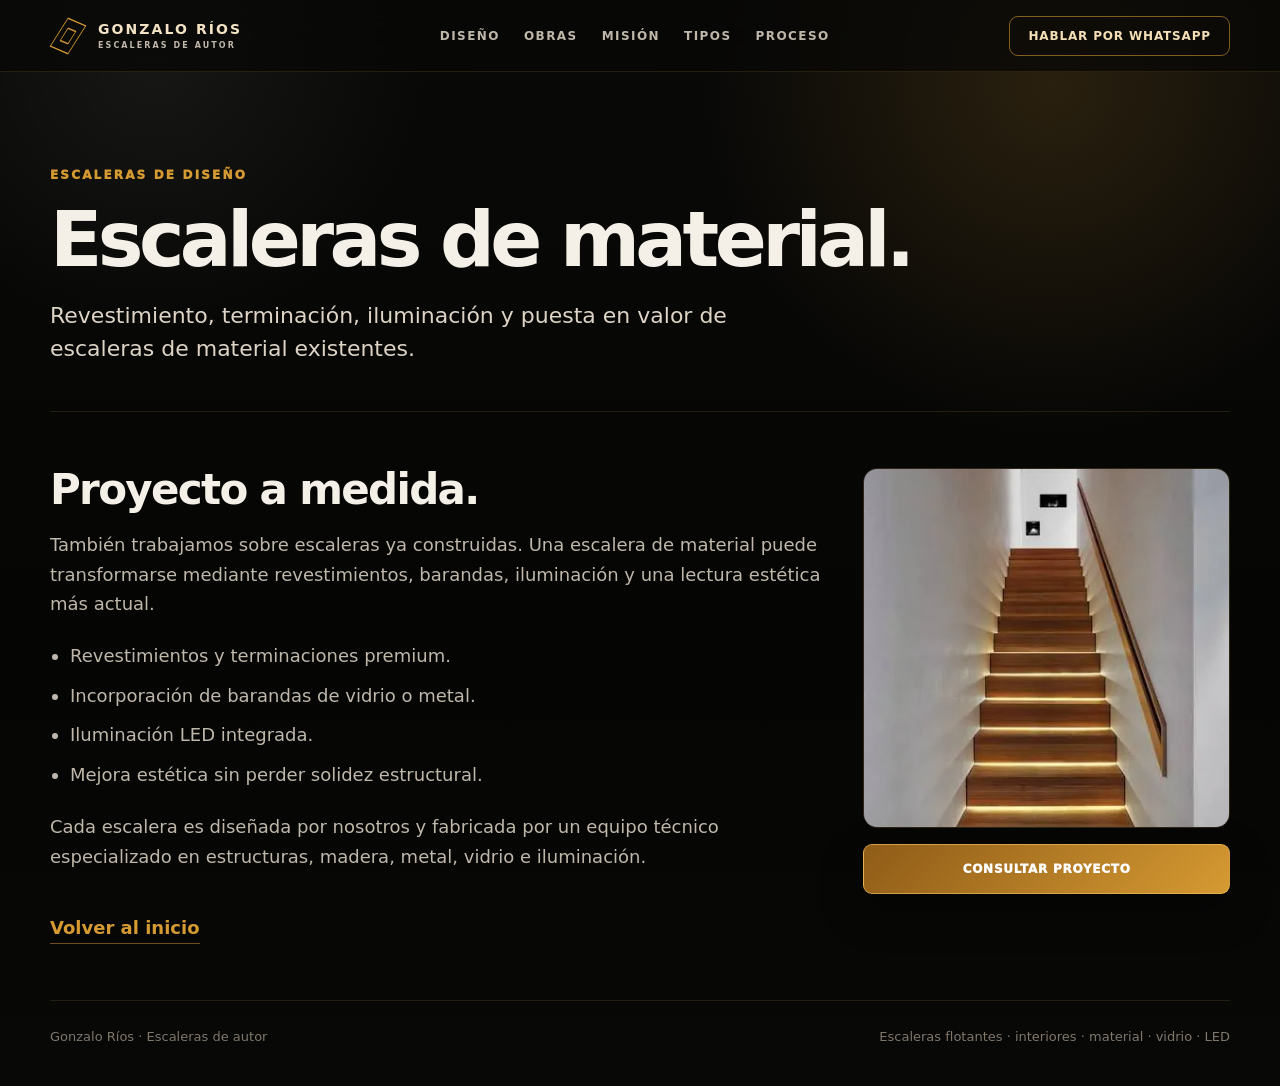
<file: escaleras-de-material/index.html>
<!doctype html>
<html lang="es-AR">
<head>
  <meta charset="utf-8">
  <meta name="viewport" content="width=device-width, initial-scale=1">
  <title>Escaleras de material renovadas | Escaleras de Diseño</title>
  <meta name="description" content="Revestimiento, terminación, iluminación y puesta en valor de escaleras de material existentes.">
  <meta name="robots" content="index, follow">
  <link rel="canonical" href="https://escalerasdediseno.com.ar/escaleras-de-material/">
  <meta name="theme-color" content="#080807">
  <meta property="og:title" content="Escaleras de material renovadas">
  <meta property="og:description" content="Revestimiento, terminación, iluminación y puesta en valor de escaleras de material existentes.">
  <meta property="og:image" content="https://escalerasdediseno.com.ar/assets/escalera-1.webp">
  <link rel="stylesheet" href="../styles.css">
</head>
<body>
  <header class="topbar">
    <a class="brand" href="../" aria-label="Inicio"><span class="brand-mark" aria-hidden="true"></span><span><b>Gonzalo Ríos</b><small>Escaleras de autor</small></span></a>
    <nav class="nav" aria-label="Navegación principal"><a href="../#diseno">Diseño</a><a href="../#obras">Obras</a><a href="../#galeria">Galería</a><a href="../#tipos">Tipos</a><a href="../#proceso">Proceso</a></nav>
    <a class="nav-cta" href="https://wa.me/54911XXXXXXXX?text=Hola%2C%20quiero%20consultar%20por%20una%20escalera%20de%20dise%C3%B1o" target="_blank" rel="noopener">Hablar por WhatsApp</a>
  </header>
  <main>
    <section class="service-hero container">
      <a class="breadcrumb" href="../#tipos">Escaleras de diseño</a>
      <h1>Escaleras de material<span>.</span></h1>
      <p>Revestimiento, terminación, iluminación y puesta en valor de escaleras de material existentes.</p>
    </section>
    <section class="container service-body">
      <div class="service-copy">
        <h2>Proyecto a medida.</h2>
        <p>También trabajamos sobre escaleras ya construidas. Una escalera de material puede transformarse mediante revestimientos, barandas, iluminación y una lectura estética más actual.</p>
        <ul>
          <li>Revestimientos y terminaciones premium.</li><li>Incorporación de barandas de vidrio o metal.</li><li>Iluminación LED integrada.</li><li>Mejora estética sin perder solidez estructural.</li>
        </ul>
        <p>Cada escalera es diseñada por nosotros y fabricada por un equipo técnico especializado en estructuras, madera, metal, vidrio e iluminación.</p>
        <a class="back-link" href="../">Volver al inicio</a>
      </div>
      <aside class="service-side">
        <img src="../assets/escalera-1.webp" alt="Escaleras de material a medida">
        <a class="btn primary" href="https://wa.me/54911XXXXXXXX?text=Hola%2C%20quiero%20consultar%20por%20una%20escalera%20de%20dise%C3%B1o" target="_blank" rel="noopener">Consultar proyecto</a>
      </aside>
    </section>
  </main>
  <footer class="footer container"><span>Gonzalo Ríos · Escaleras de autor</span><span>Escaleras flotantes · interiores · material · vidrio · LED</span></footer>
  <script src="../script.js"></script>
</body>
</html>
</file>
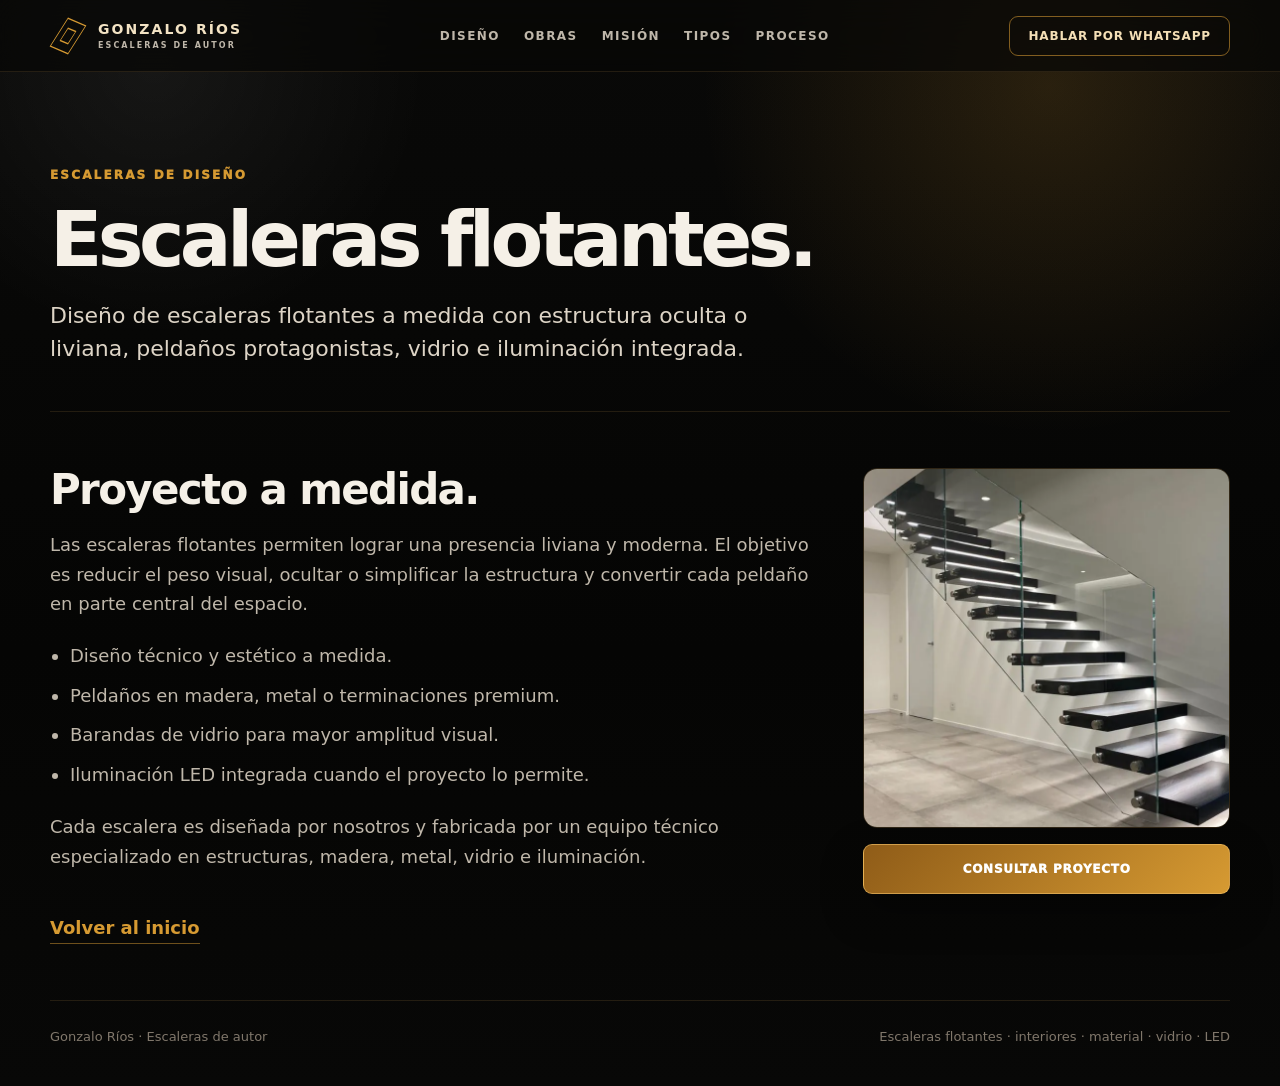
<file: escaleras-flotantes/index.html>
<!doctype html>
<html lang="es-AR">
<head>
  <meta charset="utf-8">
  <meta name="viewport" content="width=device-width, initial-scale=1">
  <title>Escaleras flotantes de diseño | Escaleras de Diseño</title>
  <meta name="description" content="Diseño de escaleras flotantes a medida con estructura oculta o liviana, peldaños protagonistas, vidrio e iluminación integrada.">
  <meta name="robots" content="index, follow">
  <link rel="canonical" href="https://escalerasdediseno.com.ar/escaleras-flotantes/">
  <meta name="theme-color" content="#080807">
  <meta property="og:title" content="Escaleras flotantes de diseño">
  <meta property="og:description" content="Diseño de escaleras flotantes a medida con estructura oculta o liviana, peldaños protagonistas, vidrio e iluminación integrada.">
  <meta property="og:image" content="https://escalerasdediseno.com.ar/assets/escalera-3.webp">
  <link rel="stylesheet" href="../styles.css">
</head>
<body>
  <header class="topbar">
    <a class="brand" href="../" aria-label="Inicio"><span class="brand-mark" aria-hidden="true"></span><span><b>Gonzalo Ríos</b><small>Escaleras de autor</small></span></a>
    <nav class="nav" aria-label="Navegación principal"><a href="../#diseno">Diseño</a><a href="../#obras">Obras</a><a href="../#galeria">Galería</a><a href="../#tipos">Tipos</a><a href="../#proceso">Proceso</a></nav>
    <a class="nav-cta" href="https://wa.me/54911XXXXXXXX?text=Hola%2C%20quiero%20consultar%20por%20una%20escalera%20de%20dise%C3%B1o" target="_blank" rel="noopener">Hablar por WhatsApp</a>
  </header>
  <main>
    <section class="service-hero container">
      <a class="breadcrumb" href="../#tipos">Escaleras de diseño</a>
      <h1>Escaleras flotantes<span>.</span></h1>
      <p>Diseño de escaleras flotantes a medida con estructura oculta o liviana, peldaños protagonistas, vidrio e iluminación integrada.</p>
    </section>
    <section class="container service-body">
      <div class="service-copy">
        <h2>Proyecto a medida.</h2>
        <p>Las escaleras flotantes permiten lograr una presencia liviana y moderna. El objetivo es reducir el peso visual, ocultar o simplificar la estructura y convertir cada peldaño en parte central del espacio.</p>
        <ul>
          <li>Diseño técnico y estético a medida.</li><li>Peldaños en madera, metal o terminaciones premium.</li><li>Barandas de vidrio para mayor amplitud visual.</li><li>Iluminación LED integrada cuando el proyecto lo permite.</li>
        </ul>
        <p>Cada escalera es diseñada por nosotros y fabricada por un equipo técnico especializado en estructuras, madera, metal, vidrio e iluminación.</p>
        <a class="back-link" href="../">Volver al inicio</a>
      </div>
      <aside class="service-side">
        <img src="../assets/escalera-3.webp" alt="Escaleras flotantes a medida">
        <a class="btn primary" href="https://wa.me/54911XXXXXXXX?text=Hola%2C%20quiero%20consultar%20por%20una%20escalera%20de%20dise%C3%B1o" target="_blank" rel="noopener">Consultar proyecto</a>
      </aside>
    </section>
  </main>
  <footer class="footer container"><span>Gonzalo Ríos · Escaleras de autor</span><span>Escaleras flotantes · interiores · material · vidrio · LED</span></footer>
  <script src="../script.js"></script>
</body>
</html>
</file>
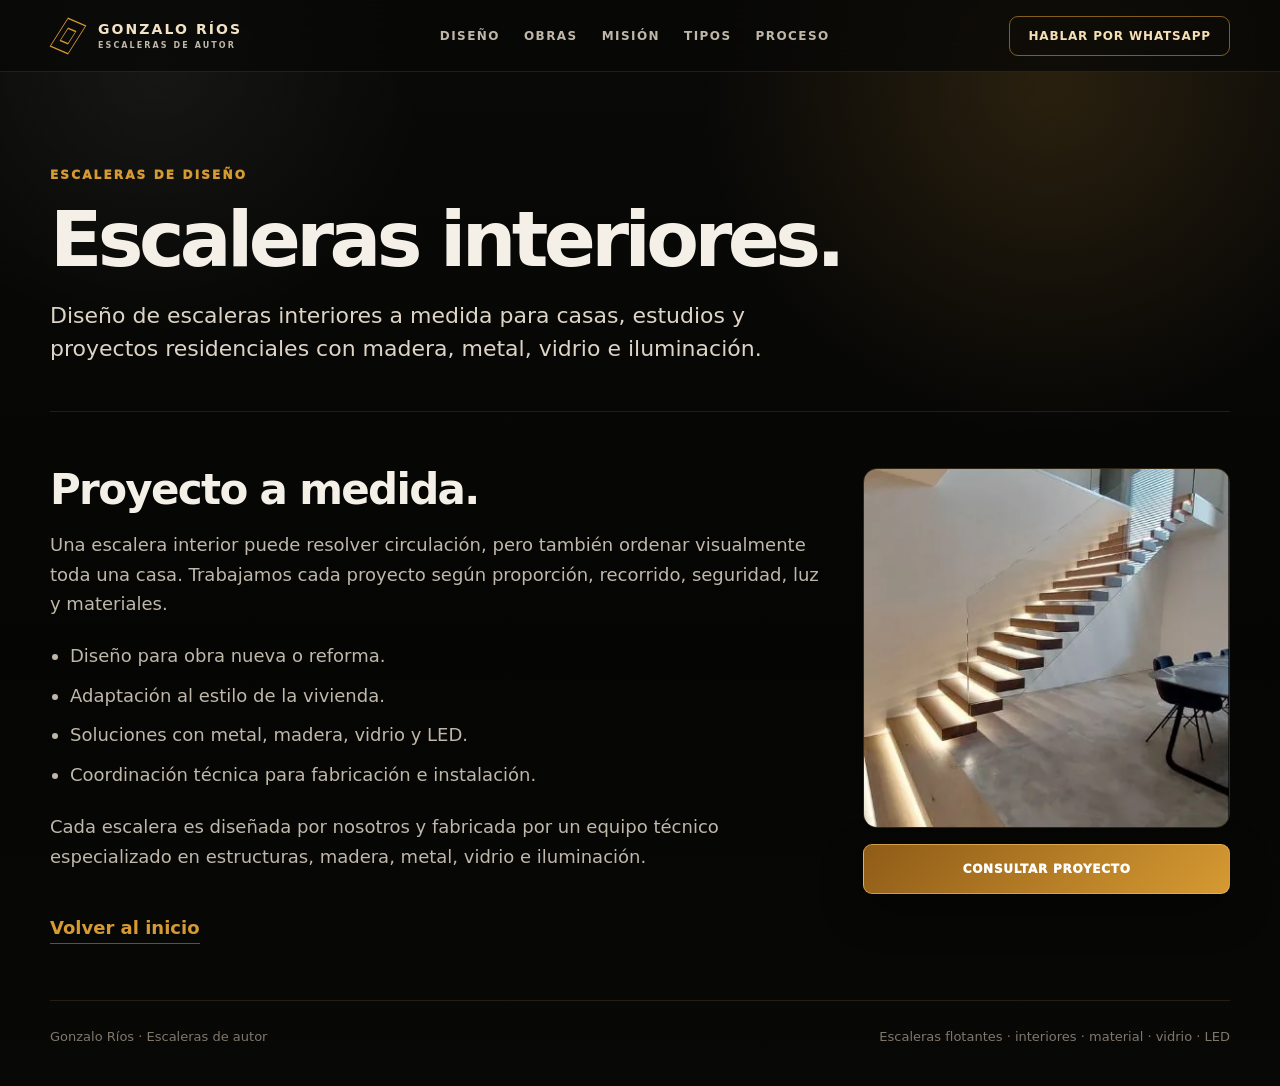
<file: escaleras-interiores/index.html>
<!doctype html>
<html lang="es-AR">
<head>
  <meta charset="utf-8">
  <meta name="viewport" content="width=device-width, initial-scale=1">
  <title>Escaleras interiores de diseño | Escaleras de Diseño</title>
  <meta name="description" content="Diseño de escaleras interiores a medida para casas, estudios y proyectos residenciales con madera, metal, vidrio e iluminación.">
  <meta name="robots" content="index, follow">
  <link rel="canonical" href="https://escalerasdediseno.com.ar/escaleras-interiores/">
  <meta name="theme-color" content="#080807">
  <meta property="og:title" content="Escaleras interiores de diseño">
  <meta property="og:description" content="Diseño de escaleras interiores a medida para casas, estudios y proyectos residenciales con madera, metal, vidrio e iluminación.">
  <meta property="og:image" content="https://escalerasdediseno.com.ar/assets/escalera-5.webp">
  <link rel="stylesheet" href="../styles.css">
</head>
<body>
  <header class="topbar">
    <a class="brand" href="../" aria-label="Inicio"><span class="brand-mark" aria-hidden="true"></span><span><b>Gonzalo Ríos</b><small>Escaleras de autor</small></span></a>
    <nav class="nav" aria-label="Navegación principal"><a href="../#diseno">Diseño</a><a href="../#obras">Obras</a><a href="../#galeria">Galería</a><a href="../#tipos">Tipos</a><a href="../#proceso">Proceso</a></nav>
    <a class="nav-cta" href="https://wa.me/54911XXXXXXXX?text=Hola%2C%20quiero%20consultar%20por%20una%20escalera%20de%20dise%C3%B1o" target="_blank" rel="noopener">Hablar por WhatsApp</a>
  </header>
  <main>
    <section class="service-hero container">
      <a class="breadcrumb" href="../#tipos">Escaleras de diseño</a>
      <h1>Escaleras interiores<span>.</span></h1>
      <p>Diseño de escaleras interiores a medida para casas, estudios y proyectos residenciales con madera, metal, vidrio e iluminación.</p>
    </section>
    <section class="container service-body">
      <div class="service-copy">
        <h2>Proyecto a medida.</h2>
        <p>Una escalera interior puede resolver circulación, pero también ordenar visualmente toda una casa. Trabajamos cada proyecto según proporción, recorrido, seguridad, luz y materiales.</p>
        <ul>
          <li>Diseño para obra nueva o reforma.</li><li>Adaptación al estilo de la vivienda.</li><li>Soluciones con metal, madera, vidrio y LED.</li><li>Coordinación técnica para fabricación e instalación.</li>
        </ul>
        <p>Cada escalera es diseñada por nosotros y fabricada por un equipo técnico especializado en estructuras, madera, metal, vidrio e iluminación.</p>
        <a class="back-link" href="../">Volver al inicio</a>
      </div>
      <aside class="service-side">
        <img src="../assets/escalera-5.webp" alt="Escaleras interiores a medida">
        <a class="btn primary" href="https://wa.me/54911XXXXXXXX?text=Hola%2C%20quiero%20consultar%20por%20una%20escalera%20de%20dise%C3%B1o" target="_blank" rel="noopener">Consultar proyecto</a>
      </aside>
    </section>
  </main>
  <footer class="footer container"><span>Gonzalo Ríos · Escaleras de autor</span><span>Escaleras flotantes · interiores · material · vidrio · LED</span></footer>
  <script src="../script.js"></script>
</body>
</html>
</file>
<file: styles.css>
:root{
  --bg:#070706;
  --panel:#11100e;
  --panel2:#17130e;
  --ink:#f5f0e7;
  --muted:#bfb7aa;
  --dim:#80776b;
  --gold:#d69a32;
  --gold2:#f0bd65;
  --line:rgba(240,189,101,.22);
  --whiteLine:rgba(245,240,231,.1);
}
*{box-sizing:border-box}
html{scroll-behavior:smooth}
body{
  margin:0;color:var(--ink);
  background:radial-gradient(circle at 82% 8%, rgba(214,154,50,.16), transparent 24%),radial-gradient(circle at 12% 6%, rgba(255,255,255,.06), transparent 18%),linear-gradient(180deg, #090908, #050504 60%, #080807);
  font-family:Inter, ui-sans-serif, system-ui, -apple-system, BlinkMacSystemFont, "Segoe UI", Arial, sans-serif;
}
a{color:inherit;text-decoration:none}img{display:block;max-width:100%}.container{width:min(1180px, calc(100% - 48px));margin:0 auto}
.topbar{position:sticky;top:0;z-index:10;min-height:72px;display:flex;align-items:center;justify-content:space-between;gap:20px;padding:0 max(24px, calc((100vw - 1180px)/2));background:rgba(7,7,6,.72);backdrop-filter:blur(20px);border-bottom:1px solid rgba(240,189,101,.12)}
.brand{display:flex;align-items:center;gap:12px;min-width:210px;text-transform:uppercase;letter-spacing:.13em;color:var(--ink)}.brand b{display:block;font-size:14px;line-height:1;color:#f3e3c4}.brand small{display:block;color:var(--muted);font-size:8px;margin-top:5px;font-weight:800}.brand-mark{width:36px;height:36px;display:inline-block;position:relative}.brand-mark:before,.brand-mark:after{content:"";position:absolute;border:1.5px solid var(--gold);transform:skewY(-30deg) rotate(45deg)}.brand-mark:before{inset:5px}.brand-mark:after{inset:12px}
.nav{display:flex;gap:24px;font-size:12px;text-transform:uppercase;letter-spacing:.12em;color:var(--muted);font-weight:750}.nav a:hover{color:var(--gold2)}
.nav-cta{border:1px solid rgba(214,154,50,.58);border-radius:9px;padding:12px 18px;color:#f4dfb6;font-weight:900;text-transform:uppercase;font-size:12px;letter-spacing:.07em}.nav-cta:hover{background:rgba(214,154,50,.12)}
.hero{min-height:620px;display:grid;grid-template-columns:.78fr 1.22fr;align-items:stretch;position:relative;overflow:hidden;border-bottom:1px solid rgba(240,189,101,.14);isolation:isolate}.hero:after{content:"";position:absolute;inset:0;background:linear-gradient(90deg,rgba(7,7,6,.96) 0%,rgba(7,7,6,.78) 28%,rgba(7,7,6,.12) 56%,rgba(7,7,6,0) 100%);pointer-events:none;z-index:1}.hero-copy{position:relative;z-index:2;align-self:center;padding:80px 0 90px max(48px, calc((100vw - 1180px)/2));max-width:610px}.hero h1{font-size:clamp(54px,7.2vw,96px);line-height:.92;margin:0 0 24px;letter-spacing:-.065em;font-weight:920}.hero h1 span{color:var(--gold);font-size:1.08em}.hero p{font-size:clamp(17px,1.55vw,22px);line-height:1.55;color:#ddd4c6;max-width:520px;margin:0}.actions{display:flex;gap:18px;flex-wrap:wrap;margin-top:38px}.btn{display:inline-flex;align-items:center;justify-content:center;min-height:50px;padding:0 24px;border-radius:9px;text-transform:uppercase;font-size:12px;font-weight:950;letter-spacing:.06em;transition:.18s ease}.btn:hover{transform:translateY(-1px)}.btn.primary{background:linear-gradient(135deg,#8f5c18,#d69a32);color:#fff;border:1px solid rgba(240,189,101,.65);box-shadow:0 16px 40px rgba(0,0,0,.35)}.btn.ghost{border:1px solid rgba(214,154,50,.52);color:var(--ink);background:rgba(0,0,0,.16)}.hero-image{position:relative;z-index:0;background-image:url('assets/escalera-4.webp');background-size:cover;background-position:center 52%;filter:saturate(1.02) contrast(1.03) brightness(1.06);min-height:620px}
.proof{margin-top:-28px;position:relative;z-index:2;display:grid;grid-template-columns:1fr 1fr;border:1px solid var(--line);border-radius:13px;background:rgba(9,9,8,.86);backdrop-filter:blur(18px);overflow:hidden}.proof div{min-height:84px;display:flex;align-items:center;justify-content:center;gap:20px;padding:20px 28px}.proof div+div{border-left:1px solid var(--line)}.proof b{font-size:22px;line-height:1.18;color:#e9e2d7}
.section{padding:70px 0;border-bottom:1px solid rgba(240,189,101,.09)}.section-grid{display:grid;grid-template-columns:.82fr 1.18fr;gap:42px;align-items:start}.section-grid.first{align-items:center}.kicker{display:block;color:var(--gold);text-transform:uppercase;letter-spacing:.18em;font-size:24px;font-weight:950;margin-bottom:24px;line-height:1.15}.section h2,.final-cta h2,.philosophy h2{font-size:clamp(34px,4vw,58px);line-height:1.02;letter-spacing:-.052em;margin:0 0 16px}.section-title p,.archive-head p{font-size:18px;color:var(--muted);line-height:1.55;margin:0;max-width:620px}.section-title.wide{max-width:940px;margin-bottom:32px}
.cards{display:grid;gap:14px}.cards.four{grid-template-columns:repeat(4,1fr)}.cards.two{grid-template-columns:repeat(2,1fr)}.card{background:linear-gradient(145deg,rgba(23,19,14,.92),rgba(8,8,7,.94));border:1px solid rgba(240,189,101,.18);border-radius:10px;padding:26px 22px;min-height:190px}.card h3{font-size:20px;line-height:1.1;letter-spacing:-.03em;margin:22px 0 11px}.card p{font-size:15px;line-height:1.48;color:var(--muted);margin:0}.ico{display:inline-block;width:34px;height:34px;position:relative;color:var(--gold)}.ico.sun:before{content:"☼";font-size:38px;line-height:30px;color:var(--gold)}.ico.shield:before{content:"♜";font-size:31px;color:var(--gold)}.ico.ruler:before{content:"⚒";font-size:31px;color:var(--gold)}.ico.layers:before{content:"▱";font-size:44px;color:var(--gold);line-height:20px}.ico.tool:before{content:"⌕";font-size:34px;color:var(--gold);line-height:24px}.ico.link:before{content:"∞";font-size:34px;color:var(--gold)}.ico.steel:before{content:"▰";font-size:30px;color:var(--gold)}.ico.factory:before{content:"▟";font-size:34px;color:var(--gold)}
.craft{padding-top:60px}.craft-card{border:1px solid rgba(240,189,101,.28);border-radius:18px;background:radial-gradient(circle at 90% 0,rgba(214,154,50,.18),transparent 35%),linear-gradient(145deg,rgba(18,15,11,.9),rgba(7,7,6,.92));padding:38px 42px}.craft-card p{font-size:24px;line-height:1.42;color:#e7dccd;margin:0;max-width:940px}.craft-card h2{max-width:850px}
.split-lines{display:grid;grid-template-columns:1fr 1fr;gap:18px}.split-lines article{border:1px solid rgba(240,189,101,.18);border-radius:16px;background:linear-gradient(135deg,rgba(23,19,14,.86),rgba(7,7,6,.86));padding:32px}.split-lines h2{font-size:clamp(30px,3.2vw,46px)}.split-lines p{font-size:17px;line-height:1.58;color:var(--muted);margin:0}
.works-grid{display:grid;grid-template-columns:1.18fr .82fr .82fr;grid-auto-rows:260px;gap:16px}.works-grid figure{margin:0;position:relative;overflow:hidden;border:1px solid rgba(240,189,101,.16);border-radius:14px;background:#0b0a09}.works-grid img{height:100%;width:100%;object-fit:cover;filter:brightness(.86) saturate(.92);transition:.25s ease}.works-grid figure:hover img{transform:scale(1.025);filter:brightness(.96) saturate(1)}.works-grid figcaption{position:absolute;left:0;right:0;bottom:0;padding:22px;background:linear-gradient(180deg,transparent,rgba(0,0,0,.82));font-weight:850;color:#f5ead7}.work-main{grid-row:span 2}.work-main figcaption{font-size:24px}
.gallery-layout{display:grid;grid-template-columns:.34fr .66fr;gap:34px;align-items:end}.section-title.side{align-self:start}.gallery{display:grid;grid-template-columns:repeat(3,1fr);gap:16px}.gallery img{height:310px;width:100%;object-fit:cover;border-radius:12px;border:1px solid rgba(240,189,101,.14);filter:brightness(.82) saturate(.88);box-shadow:0 20px 50px rgba(0,0,0,.34)}
.light-box{display:grid;grid-template-columns:.9fr 1.1fr;gap:30px;align-items:center;border:1px solid rgba(240,189,101,.24);border-radius:18px;background:radial-gradient(circle at 88% 15%,rgba(214,154,50,.18),transparent 38%),rgba(12,11,9,.88);padding:38px}.light-box p{font-size:22px;line-height:1.46;color:#ddd3c4;margin:0}
.type-grid{display:grid;grid-template-columns:repeat(5,1fr);gap:14px}.type-grid a{min-height:230px;border:1px solid rgba(240,189,101,.18);border-radius:14px;background:linear-gradient(145deg,rgba(18,15,11,.9),rgba(7,7,6,.94));padding:24px;display:flex;flex-direction:column;gap:18px}.type-grid a:hover{border-color:rgba(240,189,101,.55);transform:translateY(-1px)}.type-grid span{color:var(--gold);font-weight:950;font-size:24px}.type-grid b{font-size:22px;line-height:1.08;letter-spacing:-.03em}.type-grid small{color:var(--muted);font-size:15px;line-height:1.45}
.author-feature{display:grid;grid-template-columns:1.08fr .92fr;gap:34px;align-items:start}.author-full{border:1px solid rgba(240,189,101,.18);border-radius:18px;background:linear-gradient(145deg,rgba(18,15,11,.88),rgba(7,7,6,.92));padding:36px 38px}.author-full p{font-size:16.5px;line-height:1.66;color:var(--muted);margin:0 0 17px}.author-full p strong{color:#f3e3c4}.author-full p:last-child{margin-bottom:0}.author-full .press{color:var(--gold);font-weight:850;margin-top:24px;font-size:32px;line-height:1.25}.author-full a{border-bottom:1px solid rgba(214,154,50,.55)}.author-side{display:grid;gap:18px;position:sticky;top:94px}.quote-card{display:grid;grid-template-columns:.56fr .44fr;align-items:stretch;overflow:hidden;background:linear-gradient(135deg,rgba(24,18,11,.94),rgba(7,7,6,.95));border:1px solid rgba(240,189,101,.32);border-radius:16px}.quote-card blockquote{margin:0;align-self:center;padding:44px;font-size:clamp(50px,5.6vw,88px);line-height:1.02;letter-spacing:-.055em;color:var(--gold);font-weight:850}.quote-card blockquote:before{content:"“";display:block;font-size:110px;line-height:.5;color:rgba(240,189,101,.65)}.quote-card img{height:100%;width:100%;object-fit:cover;filter:brightness(.72) saturate(.85)}.quote-card.vertical{display:block}.quote-card.vertical blockquote{padding:40px 38px;font-size:clamp(46px,4.5vw,68px);line-height:1.04}.quote-card.vertical img{height:330px;width:100%;object-fit:cover;border-top:1px solid rgba(240,189,101,.18)}.bio-note{border:1px solid rgba(240,189,101,.22);border-radius:16px;background:radial-gradient(circle at 100% 0,rgba(214,154,50,.15),transparent 40%),rgba(10,9,8,.92);padding:28px}.bio-note span{display:block;color:var(--gold);text-transform:uppercase;letter-spacing:.14em;font-size:22px;line-height:1.15;font-weight:950;margin-bottom:26px}.bio-note p{font-size:16px;line-height:1.58;color:#ded5c8;margin:0 0 14px}.bio-note p:last-child{margin-bottom:0}
.archive-head{max-width:820px;margin-bottom:24px}.archive-grid{display:grid;grid-template-columns:repeat(4,1fr);gap:12px}.archive-grid a{display:block;border:1px solid rgba(240,189,101,.18);border-radius:12px;background:rgba(14,12,10,.88);padding:22px;min-height:132px}.archive-grid a:hover{border-color:rgba(240,189,101,.55);transform:translateY(-1px)}.archive-grid span{display:block;text-transform:uppercase;color:var(--gold);font-size:22px;font-weight:950;letter-spacing:.14em;margin-bottom:26px;line-height:1.15}.archive-grid b{font-size:20px;line-height:1.15}
.process-box{border:1px solid rgba(240,189,101,.18);border-radius:16px;background:linear-gradient(145deg,rgba(13,12,10,.88),rgba(7,7,6,.9));padding:30px 34px}.process-box>p{color:var(--muted);font-size:17px;margin:0 0 28px}.steps{display:grid;grid-template-columns:repeat(5,1fr);gap:18px}.steps div{position:relative}.steps div:not(:last-child):after{content:"";position:absolute;right:-10px;top:18px;width:28px;border-top:1px dashed rgba(214,154,50,.7)}.steps b{color:var(--gold);font-size:32px;line-height:1;display:inline-block;margin-bottom:4px}.steps h3{font-size:18px;margin:18px 0 8px}.steps p{font-size:13px;color:var(--muted);line-height:1.42;margin:0}.final-cta{display:grid;grid-template-columns:1fr auto;gap:24px;align-items:center;margin-top:54px;padding:34px 42px;border:1px solid rgba(240,189,101,.36);border-radius:14px;background:linear-gradient(135deg,rgba(41,27,11,.7),rgba(10,9,8,.9))}.final-cta h2{font-size:clamp(28px,3vw,42px);margin-bottom:8px}.final-cta p{margin:0;color:var(--muted);font-size:18px}.philosophy{display:grid;grid-template-columns:140px 1.1fr repeat(4,1fr);gap:30px;align-items:center;padding:50px 0}.philosophy h2{font-size:clamp(26px,3vw,42px);margin:0}.philosophy p{font-size:15px;line-height:1.55;color:var(--muted);margin:0;border-left:1px solid rgba(240,189,101,.18);padding-left:28px}.stairs-icon{width:84px;height:84px;border:2px solid var(--gold);transform:skewY(-28deg) rotate(-35deg);opacity:.9}.footer{display:flex;justify-content:space-between;gap:20px;padding:28px 0 42px;color:var(--dim);font-size:13px;border-top:1px solid rgba(240,189,101,.12)}
.service-hero{padding:92px 0 46px;border-bottom:1px solid rgba(240,189,101,.12)}.service-hero h1{font-size:clamp(46px,6vw,86px);line-height:.95;letter-spacing:-.06em;margin:0 0 22px}.service-hero p{font-size:22px;line-height:1.5;color:#ddd4c6;max-width:760px;margin:0}.service-body{display:grid;grid-template-columns:.68fr .32fr;gap:34px;padding:56px 0}.service-copy{font-size:18px;line-height:1.65;color:var(--muted)}.service-copy h2{color:var(--ink);font-size:42px;line-height:1.05;letter-spacing:-.04em;margin:0 0 18px}.service-copy ul{margin:22px 0;padding-left:20px}.service-copy li{margin-bottom:10px}.service-side{display:grid;gap:16px;align-self:start;position:sticky;top:96px}.service-side img{border-radius:14px;border:1px solid rgba(240,189,101,.18);width:100%;height:360px;object-fit:cover}.breadcrumb{color:var(--gold);text-transform:uppercase;letter-spacing:.18em;font-size:12px;font-weight:950;margin-bottom:22px;display:inline-block}.back-link{display:inline-flex;margin-top:24px;color:var(--gold);font-weight:900;border-bottom:1px solid rgba(214,154,50,.5)}
@media (max-width:1100px){.nav{gap:14px;font-size:11px}.cards.four,.type-grid{grid-template-columns:repeat(2,1fr)}.philosophy{grid-template-columns:1fr 1fr}.works-grid{grid-template-columns:1fr 1fr}.work-main{grid-row:span 1}.service-body{grid-template-columns:1fr}.service-side{position:static}}
@media (max-width:980px){.nav{display:none}.topbar{min-height:66px}.hero{grid-template-columns:1fr;min-height:auto}.hero:after{display:none}.hero-copy{padding:54px 24px 36px;max-width:none}.hero-image{min-height:420px;order:-1;background-position:center 50%;filter:saturate(1.04) contrast(1.02) brightness(1.08)}.proof,.section-grid,.gallery-layout,.light-box,.author-feature,.quote-card,.final-cta,.philosophy,.split-lines{grid-template-columns:1fr}.cards.four,.cards.two,.gallery,.archive-grid,.steps,.type-grid,.works-grid{grid-template-columns:1fr}.works-grid{grid-auto-rows:auto}.works-grid img{height:auto;aspect-ratio:4/3}.proof div+div{border-left:0;border-top:1px solid var(--line)}.gallery img{height:auto;aspect-ratio:4/3}.quote-card img{height:280px}.steps div:not(:last-child):after{display:none}.philosophy{gap:18px}.philosophy p{border-left:0;padding-left:0}.footer{flex-direction:column}.container{width:min(100% - 28px,1180px)}.archive-grid a{min-height:auto}.author-side{position:static}.author-full{padding:26px 22px}.quote-card.vertical img{height:260px}.kicker{font-size:20px;letter-spacing:.14em}.archive-grid span,.bio-note span{font-size:18px}.author-full .press{font-size:24px}.quote-card blockquote,.quote-card.vertical blockquote{font-size:clamp(38px,10vw,56px)}.craft-card{padding:28px 22px}.craft-card p{font-size:20px}.service-side img{height:auto;aspect-ratio:4/3}}
@media (max-width:560px){.brand{min-width:0}.nav-cta{display:none}.hero h1{font-size:48px}.section{padding:52px 0}.section h2,.final-cta h2,.philosophy h2{font-size:34px}.final-cta{padding:26px 22px}.proof b{font-size:18px}.service-hero h1{font-size:42px}.service-hero p{font-size:18px}}
</file>
